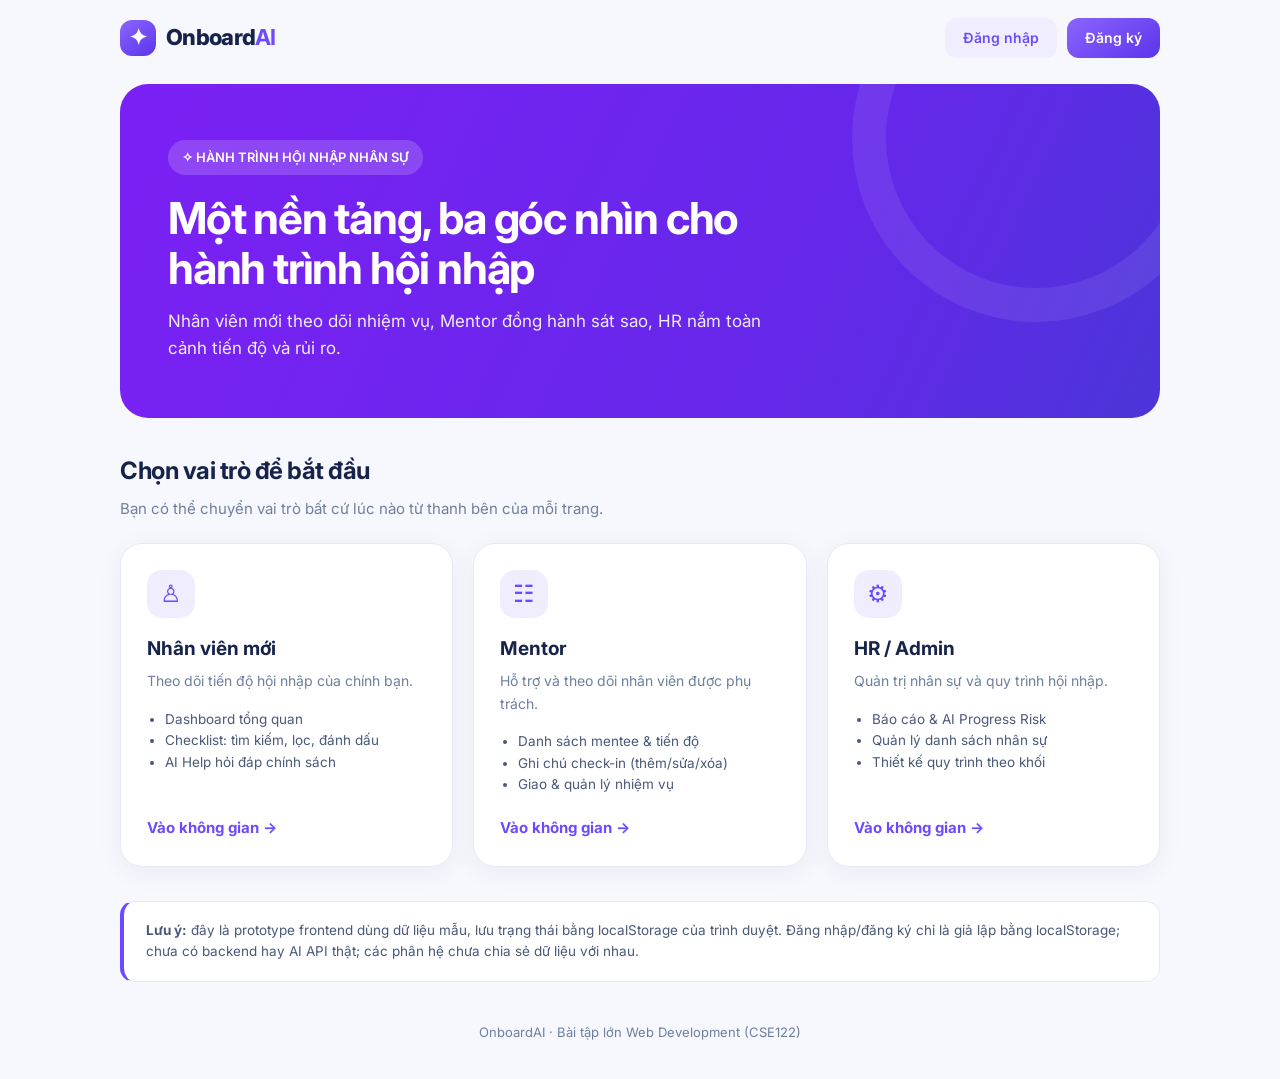
<file: OnboardAI-site/index.html>
<!DOCTYPE html>
<html lang="vi">
<head>
<meta charset="UTF-8">
<meta name="viewport" content="width=device-width, initial-scale=1.0">
<meta name="description" content="OnboardAI - Hệ thống hỗ trợ hội nhập nhân sự thông minh (prototype frontend)">
<title>OnboardAI | Trang chủ</title>
<link rel="preconnect" href="https://fonts.googleapis.com">
<link rel="stylesheet" href="https://fonts.googleapis.com/css2?family=Inter:wght@400;500;600;700;800&display=swap">
<style>
:root{--purple:#6d4aff;--purple-dark:#4c2ad8;--soft:#f0edff;--ink:#17234a;--muted:#6f7e9f;--line:#e7eaf4;--page:#f7f8fd}
*{box-sizing:border-box}
body{margin:0;background:var(--page);color:var(--ink);font:15px/1.6 Inter,Arial,sans-serif}
a{color:inherit;text-decoration:none}
.wrap{max-width:1080px;margin:0 auto;padding:0 20px}
header.top{display:flex;align-items:center;justify-content:space-between;height:76px}
.brand{display:flex;align-items:center;gap:10px;font-size:22px;font-weight:800;letter-spacing:-.7px}
.mark{display:grid;place-items:center;width:36px;height:36px;color:#fff;border-radius:12px;background:linear-gradient(145deg,#8b65ff,#5b35e9)}
.brand b{color:var(--purple)}
.auth-nav{display:flex;align-items:center;gap:10px;font-size:14px;font-weight:600}
.btn-ghost,.btn-fill{padding:9px 18px;border-radius:12px}
.btn-ghost{color:var(--purple);background:var(--soft)}
.btn-fill{color:#fff;background:linear-gradient(145deg,#8b65ff,#5b35e9)}
.auth-nav button{padding:9px 14px;color:var(--muted);background:none;border:1px solid var(--line);border-radius:12px;font:inherit;cursor:pointer}
.hero{position:relative;overflow:hidden;margin:8px 0 34px;padding:56px 48px;color:#fff;border-radius:28px;background:linear-gradient(115deg,#7c20f5,#6428e9 68%,#4b35d9)}
.hero::after{content:"";position:absolute;width:300px;height:300px;top:-130px;right:-60px;border:34px solid rgba(255,255,255,.08);border-radius:50%}
.chip{display:inline-block;padding:7px 14px;margin-bottom:18px;border-radius:30px;background:rgba(255,255,255,.17);font-size:13px;font-weight:600}
.hero h1{position:relative;margin:0 0 14px;max-width:640px;font-size:clamp(28px,4vw,44px);line-height:1.15;letter-spacing:-1.2px}
.hero p{position:relative;margin:0;max-width:600px;color:#f1eaff;font-size:17px}
h2{margin:0 0 6px;font-size:24px;letter-spacing:-.5px}
.sub{margin:0 0 22px;color:var(--muted)}
.cards{display:grid;grid-template-columns:repeat(3,1fr);gap:20px;margin-bottom:34px}
.card{display:flex;flex-direction:column;padding:26px;background:#fff;border:1px solid var(--line);border-radius:22px;box-shadow:0 5px 25px #303e6810;transition:transform .18s,box-shadow .18s,border-color .18s}
.card:hover,.card:focus-visible{transform:translateY(-3px);border-color:#c9bbff;box-shadow:0 12px 32px #6d4aff22;outline:0}
.ico{display:grid;place-items:center;width:48px;height:48px;margin-bottom:16px;color:var(--purple);background:var(--soft);border-radius:15px;font-size:24px}
.card h3{margin:0 0 6px;font-size:19px}
.card p{margin:0 0 16px;color:var(--muted);font-size:14px}
.card ul{margin:0 0 20px;padding-left:18px;color:#4a587a;font-size:13.5px}
.go{margin-top:auto;color:var(--purple);font-weight:700}
.note{margin-bottom:40px;padding:18px 22px;background:#fff;border:1px solid var(--line);border-left:4px solid var(--purple);border-radius:14px;color:#4a587a;font-size:13.5px}
footer{padding:0 0 36px;color:var(--muted);font-size:13px;text-align:center}
@media(max-width:820px){.cards{grid-template-columns:1fr}.hero{padding:38px 26px;border-radius:22px}}
</style>
</head>
<body>
<div class="wrap">
  <header class="top"><a class="brand" href="index.html"><span class="mark">✦</span><span>Onboard<b>AI</b></span></a><nav class="auth-nav" id="auth-nav"><a class="btn-ghost" href="auth/login.html">Đăng nhập</a><a class="btn-fill" href="auth/register.html">Đăng ký</a></nav></header>
  <section class="hero">
    <span class="chip">✧ HÀNH TRÌNH HỘI NHẬP NHÂN SỰ</span>
    <h1>Một nền tảng, ba góc nhìn cho hành trình hội nhập</h1>
    <p>Nhân viên mới theo dõi nhiệm vụ, Mentor đồng hành sát sao, HR nắm toàn cảnh tiến độ và rủi ro.</p>
  </section>
  <h2>Chọn vai trò để bắt đầu</h2>
  <p class="sub">Bạn có thể chuyển vai trò bất cứ lúc nào từ thanh bên của mỗi trang.</p>
  <div class="cards">
    <a class="card" href="newhire/index.html"><div class="ico">♙</div><h3>Nhân viên mới</h3><p>Theo dõi tiến độ hội nhập của chính bạn.</p><ul><li>Dashboard tổng quan</li><li>Checklist: tìm kiếm, lọc, đánh dấu</li><li>AI Help hỏi đáp chính sách</li></ul><span class="go">Vào không gian →</span></a>
    <a class="card" href="mentor/index.html"><div class="ico">☷</div><h3>Mentor</h3><p>Hỗ trợ và theo dõi nhân viên được phụ trách.</p><ul><li>Danh sách mentee &amp; tiến độ</li><li>Ghi chú check-in (thêm/sửa/xóa)</li><li>Giao &amp; quản lý nhiệm vụ</li></ul><span class="go">Vào không gian →</span></a>
    <a class="card" href="hr/index.html"><div class="ico">⚙</div><h3>HR / Admin</h3><p>Quản trị nhân sự và quy trình hội nhập.</p><ul><li>Báo cáo &amp; AI Progress Risk</li><li>Quản lý danh sách nhân sự</li><li>Thiết kế quy trình theo khối</li></ul><span class="go">Vào không gian →</span></a>
  </div>
  <div class="note"><strong>Lưu ý:</strong> đây là prototype frontend dùng dữ liệu mẫu, lưu trạng thái bằng localStorage của trình duyệt. Đăng nhập/đăng ký chỉ là giả lập bằng localStorage; chưa có backend hay AI API thật; các phân hệ chưa chia sẻ dữ liệu với nhau.</div>
  <footer>OnboardAI · Bài tập lớn Web Development (CSE122)</footer>
</div>
<script>
(function(){
  var s=null;try{s=JSON.parse(localStorage.getItem('onboardai_session')||sessionStorage.getItem('onboardai_session'))}catch(e){}
  if(!s)return;
  var map={newhire:'newhire/index.html',mentor:'mentor/index.html',hr:'hr/index.html'};
  var nav=document.getElementById('auth-nav');
  nav.innerHTML='';
  var a=document.createElement('a');a.className='btn-fill';a.href=map[s.role]||'index.html';a.textContent='Xin chào, '+s.name;
  var b=document.createElement('button');b.textContent='Đăng xuất';
  b.onclick=function(){try{localStorage.removeItem('onboardai_session');sessionStorage.removeItem('onboardai_session')}catch(e){}location.reload()};
  nav.appendChild(a);nav.appendChild(b);
})();
</script>
</body>
</html>
</file>
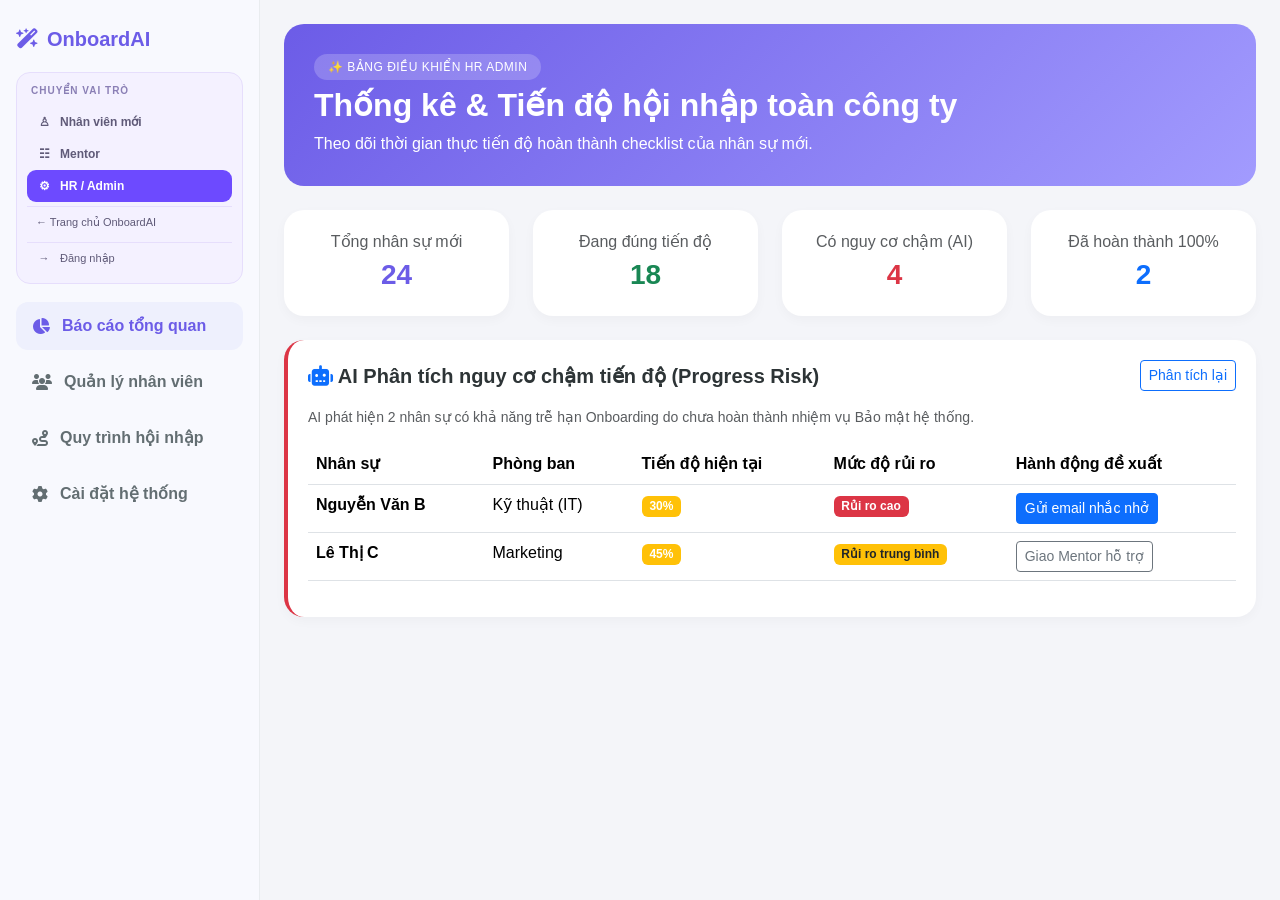
<file: OnboardAI-site/hr/index.html>
<!DOCTYPE html>
<html lang="vi">
<head>
    <meta charset="UTF-8">
    <meta name="viewport" content="width=device-width, initial-scale=1.0">
    <title>OnboardAI | HR Dashboard Báo Cáo</title>
    <link href="https://cdn.jsdelivr.net/npm/bootstrap@5.3.0/dist/css/bootstrap.min.css" rel="stylesheet">
    <link rel="stylesheet" href="https://cdnjs.cloudflare.com/ajax/libs/font-awesome/6.4.0/css/all.min.css">
    
    <link rel="stylesheet" href="css/style.css">
<script src="../shared/role-switcher.js" data-role="hr" defer></script></head>
<body>
    <div class="d-flex">
        <!-- Sidebar Navigation -->
        <div class="sidebar">
            <div class="logo-brand"><i class="fa-solid fa-wand-magic-sparkles"></i> OnboardAI</div>
            <a href="index.html" class="nav-link-custom active"><i class="fa-solid fa-chart-pie"></i> Báo cáo tổng quan</a>
            <a href="employees.html" class="nav-link-custom"><i class="fa-solid fa-users"></i> Quản lý nhân viên</a>
            <a href="journeys.html" class="nav-link-custom"><i class="fa-solid fa-route"></i> Quy trình hội nhập</a>
            <a href="#" class="nav-link-custom" onclick="return false" title="Chưa có trong bản prototype"><i class="fa-solid fa-gear"></i> Cài đặt hệ thống</a>
        </div>

        <!-- Main Content Area -->
        <div class="flex-grow-1 p-4">
            <!-- Welcome Banner Chuẩn Ảnh 3 -->
            <div class="welcome-banner">
                <span class="badge-pill-custom">✨ Bảng điều khiển HR Admin</span>
                <h2 class="mt-2">Thống kê & Tiến độ hội nhập toàn công ty</h2>
                <p class="mb-0">Theo dõi thời gian thực tiến độ hoàn thành checklist của nhân sự mới.</p>
            </div>

            <!-- Stats Overview Card -->
            <div class="row">
                <div class="col-md-3">
                    <div class="card-custom text-center">
                        <span class="text-muted">Tổng nhân sự mới</span>
                        <div class="stat-number">24</div>
                    </div>
                </div>
                <div class="col-md-3">
                    <div class="card-custom text-center">
                        <span class="text-muted">Đang đúng tiến độ</span>
                        <div class="stat-number text-success">18</div>
                    </div>
                </div>
                <div class="col-md-3">
                    <div class="card-custom text-center">
                        <span class="text-muted">Có nguy cơ chậm (AI)</span>
                        <div class="stat-number text-danger">4</div>
                    </div>
                </div>
                <div class="col-md-3">
                    <div class="card-custom text-center">
                        <span class="text-muted">Đã hoàn thành 100%</span>
                        <div class="stat-number text-primary">2</div>
                    </div>
                </div>
            </div>

            <!-- AI Progress Risk Alert Box -->
            <div class="card-custom border-start border-4 border-danger">
                <div class="d-flex justify-content-between align-items-center mb-3">
                    <h5 class="fw-bold mb-0"><i class="fa-solid fa-robot text-primary"></i> AI Phân tích nguy cơ chậm tiến độ (Progress Risk)</h5>
                    <button class="btn btn-sm btn-outline-primary" id="btn-reanalyze">Phân tích lại</button>
                </div>
                <p class="text-muted small">AI phát hiện 2 nhân sự có khả năng trễ hạn Onboarding do chưa hoàn thành nhiệm vụ Bảo mật hệ thống.</p>
                <div class="table-responsive">
                    <table class="table table-hover">
                        <thead>
                            <tr>
                                <th>Nhân sự</th>
                                <th>Phòng ban</th>
                                <th>Tiến độ hiện tại</th>
                                <th>Mức độ rủi ro</th>
                                <th>Hành động đề xuất</th>
                            </tr>
                        </thead>
                        <tbody>
                            <tr>
                                <td><strong>Nguyễn Văn B</strong></td>
                                <td>Kỹ thuật (IT)</td>
                                <td><span class="badge bg-warning">30%</span></td>
                                <td><span class="badge bg-danger">Rủi ro cao</span></td>
                                <td><button class="btn btn-sm btn-primary">Gửi email nhắc nhở</button></td>
                            </tr>
                            <tr>
                                <td><strong>Lê Thị C</strong></td>
                                <td>Marketing</td>
                                <td><span class="badge bg-warning">45%</span></td>
                                <td><span class="badge bg-warning text-dark">Rủi ro trung bình</span></td>
                                <td><button class="btn btn-sm btn-outline-secondary">Giao Mentor hỗ trợ</button></td>
                            </tr>
                        </tbody>
                    </table>
                </div>
            </div>
        </div>
    </div>
    <script src="js/hr-main.js"></script>
</body>
</html>
</file>
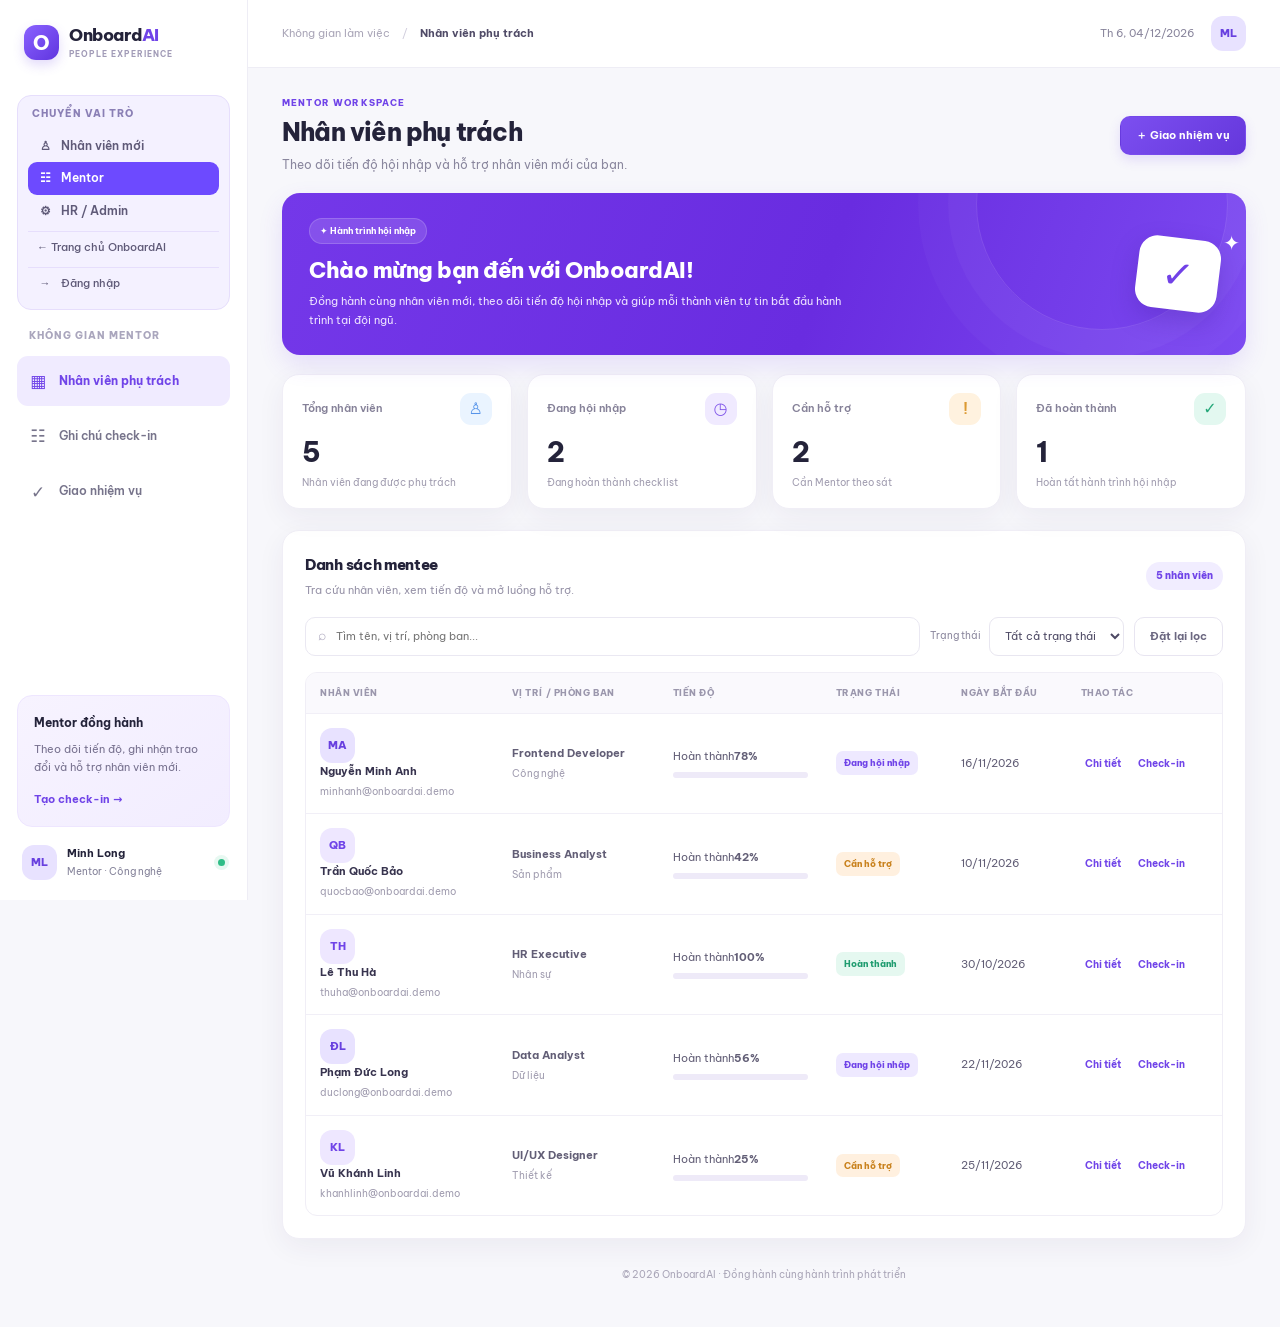
<file: OnboardAI-site/mentor/index.html>
<!DOCTYPE html>
<html lang="vi">
<head>
  <meta charset="UTF-8">
  <meta name="viewport" content="width=device-width, initial-scale=1.0">
  <meta name="description" content="OnboardAI - Không gian làm việc của Mentor và quản lý trực tiếp">
  <title>Mentor Dashboard | OnboardAI</title>
  <link rel="stylesheet" href="css/mentor.css">
  <script src="js/mentor.js" defer></script>
<script src="../shared/role-switcher.js" data-role="mentor" defer></script></head>
<body>
<div class="app-shell">
  <aside class="sidebar" id="sidebar">
    <a class="brand" href="#dashboard" aria-label="OnboardAI trang chủ"><span class="brand-mark">O</span><span>Onboard<span class="brand-ai">AI</span><small>PEOPLE EXPERIENCE</small></span></a>
    <div class="sidebar-label">KHÔNG GIAN MENTOR</div>
    <nav class="side-nav" aria-label="Điều hướng Mentor">
      <a class="nav-link active" href="#mentees" data-view="mentees"><span class="nav-icon">▦</span> Nhân viên phụ trách</a>
      <a class="nav-link" href="#checkins" data-view="checkins"><span class="nav-icon">☷</span> Ghi chú check-in</a>
      <a class="nav-link" href="#tasks" data-view="tasks"><span class="nav-icon">✓</span> Giao nhiệm vụ</a>
    </nav>
    <div class="sidebar-bottom"><div class="help-card"><strong>Mentor đồng hành</strong><p>Theo dõi tiến độ, ghi nhận trao đổi và hỗ trợ nhân viên mới.</p><a href="#checkins" data-view="checkins">Tạo check-in <span>→</span></a></div><div class="profile-mini"><div class="avatar avatar-blue">ML</div><div><strong>Minh Long</strong><small>Mentor · Công nghệ</small></div><span class="online-dot"></span></div></div>
  </aside>
  <main class="main-area">
    <header class="topbar"><button class="mobile-menu" id="mobileMenu" aria-label="Mở điều hướng" aria-expanded="false">☰</button><div class="breadcrumbs">Không gian làm việc <span>/</span> <strong id="breadcrumbTitle">Nhân viên phụ trách</strong></div><div class="topbar-right"><span class="today-label" id="todayLabel"></span><div class="avatar avatar-blue">ML</div></div></header>
    <section class="page-content">
      <section class="view-section" id="view-mentees">
        <div class="page-heading"><div><p class="eyebrow">MENTOR WORKSPACE</p><h1>Nhân viên phụ trách</h1><p class="subtitle">Theo dõi tiến độ hội nhập và hỗ trợ nhân viên mới của bạn.</p></div><button class="btn btn-primary" type="button" data-go="tasks">＋ Giao nhiệm vụ</button></div>
        <section class="welcome-banner" aria-label="Lời chào Mentor"><div class="welcome-copy"><span class="welcome-chip">✦ Hành trình hội nhập</span><h2>Chào mừng bạn đến với OnboardAI!</h2><p>Đồng hành cùng nhân viên mới, theo dõi tiến độ hội nhập và giúp mỗi thành viên tự tin bắt đầu hành trình tại đội ngũ.</p></div><div class="welcome-illustration" aria-hidden="true">✓</div></section>
        <div class="stat-grid" aria-label="Tổng quan tiến độ">
          <article class="stat-card"><div class="stat-top"><span>Tổng nhân viên</span><span class="stat-icon icon-blue">♙</span></div><div class="stat-value" id="statTotal">0</div><div class="stat-foot">Nhân viên đang được phụ trách</div></article>
          <article class="stat-card"><div class="stat-top"><span>Đang hội nhập</span><span class="stat-icon icon-purple">◷</span></div><div class="stat-value" id="statActive">0</div><div class="stat-foot">Đang hoàn thành checklist</div></article>
          <article class="stat-card"><div class="stat-top"><span>Cần hỗ trợ</span><span class="stat-icon icon-orange">!</span></div><div class="stat-value" id="statSupport">0</div><div class="stat-foot">Cần Mentor theo sát</div></article>
          <article class="stat-card"><div class="stat-top"><span>Đã hoàn thành</span><span class="stat-icon icon-green">✓</span></div><div class="stat-value" id="statDone">0</div><div class="stat-foot">Hoàn tất hành trình hội nhập</div></article>
        </div>
        <section class="panel"><div class="panel-header"><div><h2>Danh sách mentee</h2><p>Tra cứu nhân viên, xem tiến độ và mở luồng hỗ trợ.</p></div><span class="count-pill" id="menteeCount">0 nhân viên</span></div>
          <div class="toolbar"><label class="search-box"><span aria-hidden="true">⌕</span><input id="menteeSearch" type="search" placeholder="Tìm tên, vị trí, phòng ban..." aria-label="Tìm nhân viên"></label><label class="filter-label">Trạng thái<select id="statusFilter"><option value="all">Tất cả trạng thái</option><option value="active">Đang hội nhập</option><option value="support">Cần hỗ trợ</option><option value="done">Hoàn thành</option></select></label><button class="btn btn-outline" id="resetFilters" type="button">Đặt lại lọc</button></div>
          <div class="table-wrap" id="menteeTableWrap"><table class="data-table"><thead><tr><th>NHÂN VIÊN</th><th>VỊ TRÍ / PHÒNG BAN</th><th>TIẾN ĐỘ</th><th>TRẠNG THÁI</th><th>NGÀY BẮT ĐẦU</th><th>THAO TÁC</th></tr></thead><tbody id="menteeTableBody"></tbody></table></div><div class="empty-state hidden" id="menteeEmpty"><div class="empty-illustration">⌕</div><strong>Không tìm thấy nhân viên</strong><p>Thử đổi từ khóa hoặc bộ lọc.</p><button class="btn btn-outline" id="clearEmptyFilters" type="button">Xóa bộ lọc</button></div>
        </section>
      </section>
      <section class="view-section hidden" id="view-checkins">
        <div class="page-heading"><div><p class="eyebrow">MENTOR WORKSPACE</p><h1>Ghi chú check-in</h1><p class="subtitle">Ghi nhận nội dung trao đổi, khó khăn và hành động tiếp theo.</p></div><button class="btn btn-primary" id="newCheckinBtn" type="button">＋ Ghi chú mới</button></div>
        <div class="checkin-layout"><section class="panel checkin-form-panel"><div class="panel-header"><div><h2 id="checkinFormTitle">Thông tin buổi check-in</h2><p>Các trường có dấu * là bắt buộc.</p></div></div><form id="checkinForm" novalidate><input type="hidden" id="checkinId"><div class="form-group"><label for="checkinMentee">Nhân viên <span>*</span></label><select id="checkinMentee" required></select><small class="field-error" id="menteeError"></small></div><div class="form-grid two"><div class="form-group"><label for="checkinDate">Ngày check-in <span>*</span></label><input type="date" id="checkinDate" required><small class="field-error" id="dateError"></small></div><div class="form-group"><label for="checkinType">Hình thức</label><select id="checkinType"><option>Trao đổi 1:1</option><option>Đánh giá tuần</option><option>Hỗ trợ khẩn</option><option>Đánh giá thử việc</option></select></div></div><div class="form-group"><label for="checkinSummary">Nội dung trao đổi <span>*</span></label><textarea id="checkinSummary" rows="4" placeholder="Tóm tắt nội dung đã trao đổi..." required></textarea><small class="field-error" id="summaryError"></small></div><div class="form-group"><label for="checkinChallenges">Khó khăn / vướng mắc</label><textarea id="checkinChallenges" rows="3" placeholder="Nhân viên đang cần hỗ trợ gì?"></textarea></div><div class="form-group"><label for="checkinNext">Hành động tiếp theo</label><textarea id="checkinNext" rows="3" placeholder="Việc cần làm, người phụ trách, thời hạn..."></textarea></div><div class="form-actions"><button class="btn btn-primary" type="submit" id="saveCheckinBtn">Lưu ghi chú</button><button class="btn btn-outline" type="reset" id="resetCheckinBtn">Làm mới</button></div></form></section>
        <section class="panel checkin-history-panel"><div class="panel-header"><div><h2>Lịch sử check-in</h2><p id="checkinHistorySubtitle">Các ghi chú gần đây</p></div><span class="count-pill" id="checkinCount">0</span></div><label class="search-box history-search"><span>⌕</span><input id="checkinSearch" type="search" placeholder="Tìm theo nhân viên hoặc nội dung..." aria-label="Tìm ghi chú"></label><div class="history-list" id="checkinHistory"></div></section></div>
      </section>
      <section class="view-section hidden" id="view-tasks">
        <div class="page-heading"><div><p class="eyebrow">MENTOR WORKSPACE</p><h1>Giao nhiệm vụ</h1><p class="subtitle">Phân công đầu việc, theo dõi hạn hoàn thành và cập nhật trạng thái.</p></div><button class="btn btn-primary" id="addTaskBtn" type="button">＋ Tạo nhiệm vụ</button></div>
        <div class="stat-grid task-stat-grid"><article class="stat-card"><div class="stat-top"><span>Tổng nhiệm vụ</span><span class="stat-icon icon-blue">▤</span></div><div class="stat-value" id="taskStatTotal">0</div><div class="stat-foot">Bao gồm nhiệm vụ đã hủy</div></article><article class="stat-card"><div class="stat-top"><span>Chờ thực hiện</span><span class="stat-icon icon-purple">◷</span></div><div class="stat-value" id="taskStatTodo">0</div><div class="stat-foot">Chưa bắt đầu</div></article><article class="stat-card"><div class="stat-top"><span>Đang thực hiện</span><span class="stat-icon icon-orange">↗</span></div><div class="stat-value" id="taskStatDoing">0</div><div class="stat-foot">Đang được xử lý</div></article><article class="stat-card"><div class="stat-top"><span>Hoàn thành</span><span class="stat-icon icon-green">✓</span></div><div class="stat-value" id="taskStatDone">0</div><div class="stat-foot">Đã hoàn tất</div></article></div>
        <section class="panel"><div class="panel-header"><div><h2>Danh sách nhiệm vụ</h2><p>Cập nhật trạng thái ngay trên bảng hoặc chỉnh sửa chi tiết.</p></div><span class="count-pill" id="taskCount">0 nhiệm vụ</span></div><div class="toolbar task-toolbar"><label class="search-box"><span>⌕</span><input id="taskSearch" type="search" placeholder="Tìm tên nhiệm vụ hoặc nhân viên..." aria-label="Tìm nhiệm vụ"></label><label class="filter-label">Trạng thái<select id="taskStatusFilter"><option value="all">Tất cả</option><option value="todo">Chờ thực hiện</option><option value="doing">Đang thực hiện</option><option value="done">Hoàn thành</option><option value="cancelled">Đã hủy</option></select></label><label class="filter-label">Ưu tiên<select id="taskPriorityFilter"><option value="all">Tất cả</option><option value="high">Cao</option><option value="medium">Trung bình</option><option value="low">Thấp</option></select></label><button class="btn btn-outline" id="clearTaskFilters" type="button">Đặt lại</button></div><div class="table-wrap" id="taskTableWrap"><table class="data-table task-table"><thead><tr><th>NHIỆM VỤ</th><th>NGƯỜI PHỤ TRÁCH</th><th>HẠN HOÀN THÀNH</th><th>ƯU TIÊN</th><th>TRẠNG THÁI</th><th>THAO TÁC</th></tr></thead><tbody id="taskTableBody"></tbody></table></div><div class="empty-state hidden" id="taskEmpty"><strong>Không có nhiệm vụ phù hợp</strong><p>Hãy đổi bộ lọc hoặc tạo nhiệm vụ mới.</p></div></section>
      </section>
      <footer class="page-footer">© 2026 OnboardAI · Đồng hành cùng hành trình phát triển</footer>
    </section>
  </main>
</div>
<dialog class="modal" id="menteeModal" aria-labelledby="menteeModalTitle"><div class="modal-head"><div><p class="eyebrow">HỒ SƠ NHÂN VIÊN</p><h2 id="menteeModalTitle">Chi tiết mentee</h2></div><button class="icon-button" data-close-modal aria-label="Đóng">×</button></div><div id="menteeDetail" class="detail-content"></div><div class="modal-actions"><button class="btn btn-outline" type="button" data-go="checkins" id="detailCheckinLink">Tạo check-in</button><button class="btn btn-primary" type="button" data-go="tasks" id="detailTaskLink">Giao nhiệm vụ</button></div></dialog>
<dialog class="modal task-modal" id="taskModal" aria-labelledby="taskModalTitle"><form id="taskForm" novalidate><div class="modal-head"><div><p class="eyebrow">QUẢN LÝ CÔNG VIỆC</p><h2 id="taskModalTitle">Tạo nhiệm vụ mới</h2></div><button class="icon-button" type="button" data-close-modal aria-label="Đóng">×</button></div><input type="hidden" id="taskId"><div class="form-group"><label for="taskTitle">Tên nhiệm vụ <span>*</span></label><input id="taskTitle" maxlength="120" required placeholder="Ví dụ: Hoàn thành đào tạo bảo mật"><small class="field-error" id="taskTitleError"></small></div><div class="form-group"><label for="taskAssignee">Giao cho <span>*</span></label><select id="taskAssignee" required></select><small class="field-error" id="taskAssigneeError"></small></div><div class="form-group"><label for="taskDescription">Mô tả</label><textarea id="taskDescription" rows="3" placeholder="Mục tiêu và tiêu chí hoàn thành..."></textarea></div><div class="form-grid two"><div class="form-group"><label for="taskDueDate">Hạn hoàn thành <span>*</span></label><input type="date" id="taskDueDate" required><small class="field-error" id="taskDueDateError"></small></div><div class="form-group"><label for="taskPriority">Mức ưu tiên</label><select id="taskPriority"><option value="medium">Trung bình</option><option value="high">Cao</option><option value="low">Thấp</option></select></div></div><div class="form-group"><label for="taskStatus">Trạng thái</label><select id="taskStatus"><option value="todo">Chờ thực hiện</option><option value="doing">Đang thực hiện</option><option value="done">Hoàn thành</option></select></div><div class="modal-actions"><button class="btn btn-outline" type="button" data-close-modal>Đóng</button><button class="btn btn-primary" type="submit">Lưu nhiệm vụ</button></div></form></dialog>
<dialog class="modal confirm-modal" id="deleteTaskDialog"><div class="modal-head"><div><p class="eyebrow">XÁC NHẬN</p><h2>Hủy nhiệm vụ này?</h2></div><button class="icon-button" type="button" data-close-modal aria-label="Đóng">×</button></div><div class="detail-content"><p>Nhiệm vụ sẽ được chuyển sang trạng thái “Đã hủy” và vẫn lưu trong lịch sử.</p></div><div class="modal-actions"><button class="btn btn-outline" type="button" data-close-modal>Không hủy</button><button class="btn btn-danger" type="button" id="confirmCancelTask">Xác nhận hủy</button></div></dialog>
<div class="toast-region" id="toastRegion" aria-live="polite"></div>
</body>
</html>
</file>
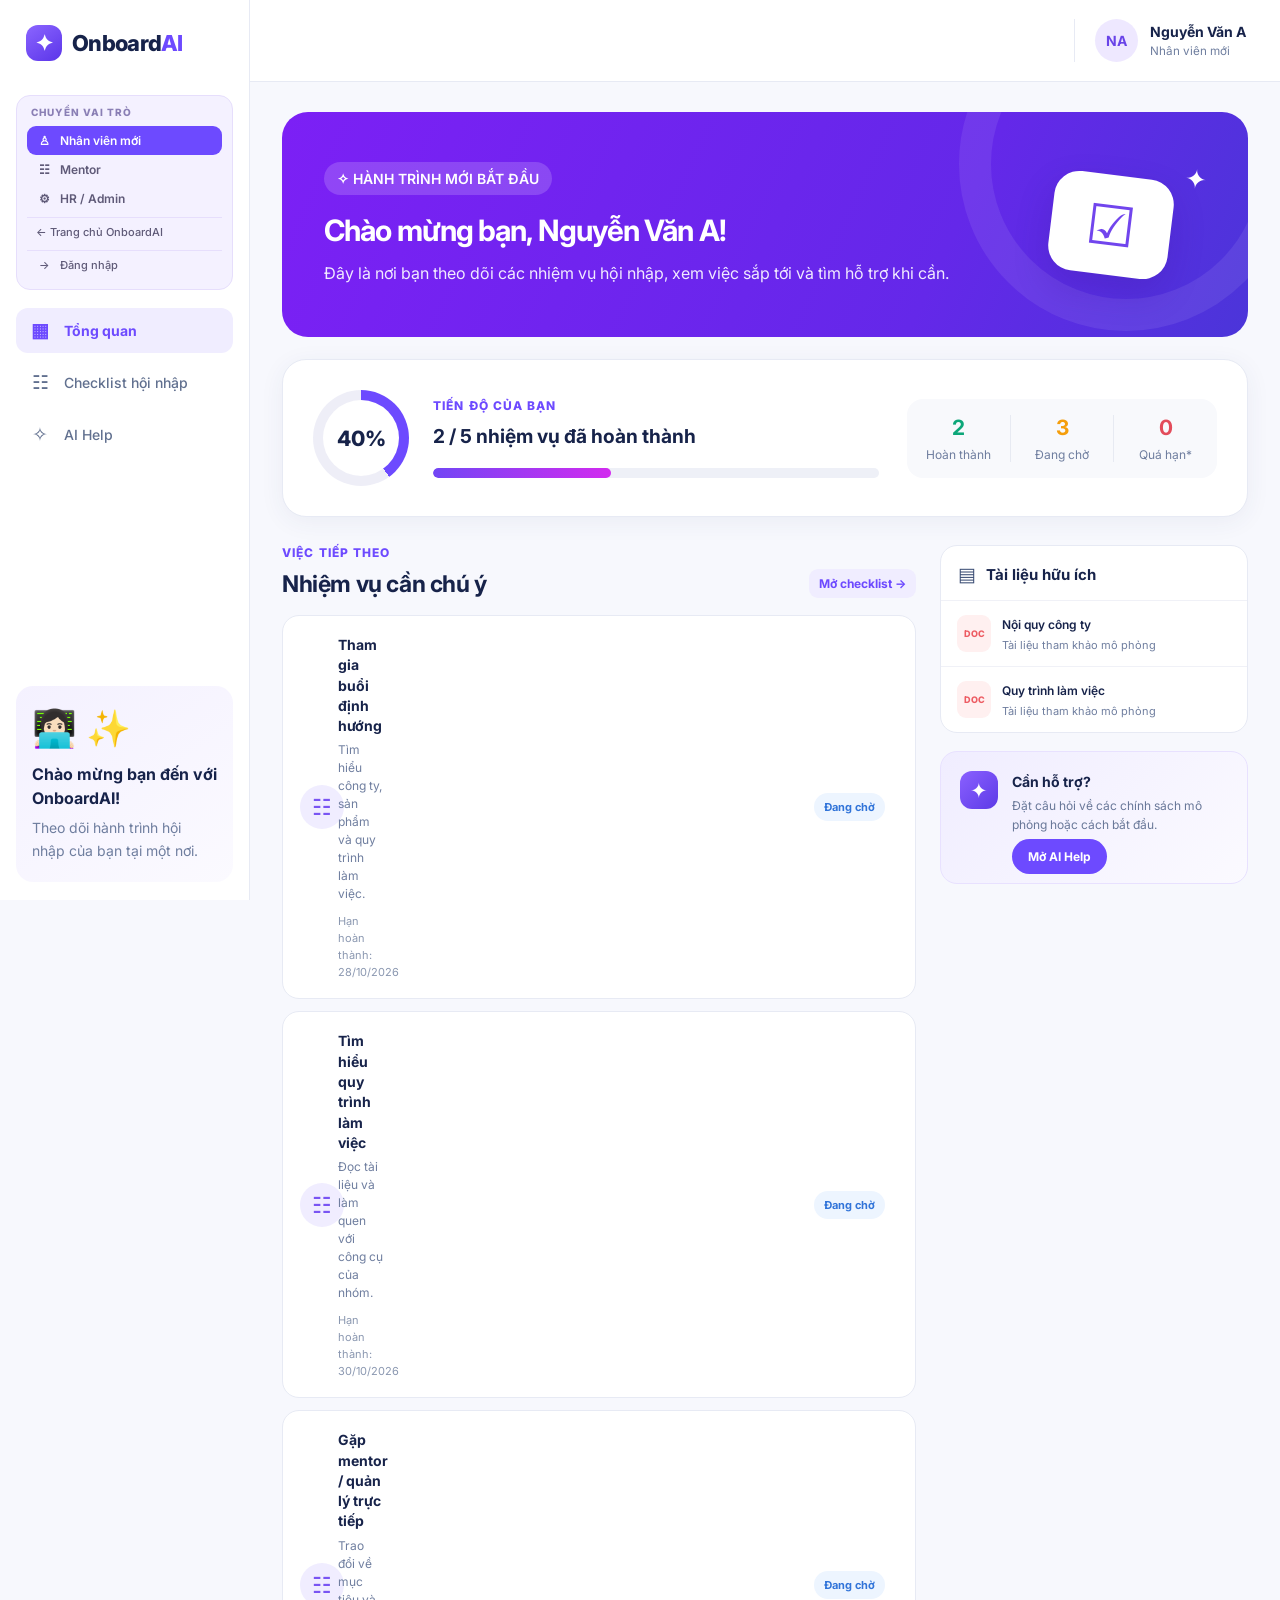
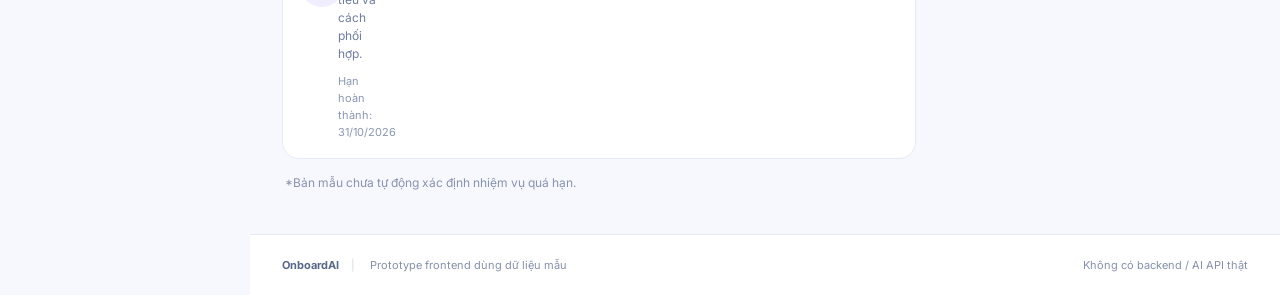
<file: OnboardAI-site/newhire/index.html>
<!DOCTYPE html>
<html lang="vi"><head><meta charset="UTF-8"><meta name="viewport" content="width=device-width, initial-scale=1.0"><meta name="description" content="Dashboard hành trình hội nhập nhân sự mới - OnboardAI"><title>OnboardAI | Tổng quan</title><link rel="stylesheet" href="css/style.css"><script src="js/dashboard.js" defer></script><script src="../shared/role-switcher.js" data-role="newhire" defer></script></head>
<body><div class="app-shell"><aside class="sidebar" id="sidebar"><a class="brand" href="index.html"><span class="brand-mark">✦</span><span>Onboard<span class="brand-ai">AI</span></span></a><nav aria-label="Điều hướng chính"><a class="nav-link active" href="index.html"><span>▦</span> Tổng quan</a><a class="nav-link" href="checklist.html"><span>☷</span> Checklist hội nhập</a><a class="nav-link" href="ai-help.html"><span>✧</span> AI Help</a></nav><div class="sidebar-note"><div class="mini-illustration">👩🏻‍💻 ✨</div><h3>Chào mừng bạn đến với OnboardAI!</h3><p>Theo dõi hành trình hội nhập của bạn tại một nơi.</p></div></aside>
<main class="main-content"><header class="topbar"><button class="icon-button menu-button" id="menuButton" aria-label="Mở hoặc đóng menu" aria-expanded="false">☰</button><div class="mobile-brand">Onboard<span class="brand-ai">AI</span></div><div class="topbar-spacer"></div><div class="profile"><div class="avatar">NA</div><div><strong>Nguyễn Văn A</strong><small>Nhân viên mới</small></div></div></header>
<section class="welcome-banner"><div class="welcome-copy"><span class="eyebrow">✧ HÀNH TRÌNH MỚI BẮT ĐẦU</span><h1>Chào mừng bạn, Nguyễn Văn A!</h1><p>Đây là nơi bạn theo dõi các nhiệm vụ hội nhập, xem việc sắp tới và tìm hỗ trợ khi cần.</p></div><div class="welcome-art" aria-hidden="true">☑<span>✦</span></div></section>
<section class="progress-card"><div class="progress-main"><div class="progress-ring" id="progressRing"><span id="progressPercent">0%</span></div><div class="progress-copy"><p class="section-kicker">TIẾN ĐỘ CỦA BẠN</p><h2><span id="completedCount">0</span> / <span id="totalCount">0</span> nhiệm vụ đã hoàn thành</h2><div class="progress-track" role="progressbar" aria-label="Tiến độ hội nhập" aria-valuemin="0" aria-valuemax="100" aria-valuenow="0" id="progressBar"><div class="progress-fill" id="progressFill"></div></div></div></div><div class="stats"><div class="stat"><strong class="green" id="doneStat">0</strong><span>Hoàn thành</span></div><div class="stat"><strong class="orange" id="pendingStat">0</strong><span>Đang chờ</span></div><div class="stat"><strong class="red">0</strong><span>Quá hạn*</span></div></div></section>
<div class="content-grid"><section class="tasks-section"><div class="tasks-heading"><div><p class="section-kicker">VIỆC TIẾP THEO</p><h2>Nhiệm vụ cần chú ý</h2></div><a class="task-total" href="checklist.html">Mở checklist →</a></div><div id="upcomingList" class="task-list"></div><p class="helper-text">*Bản mẫu chưa tự động xác định nhiệm vụ quá hạn.</p></section><aside class="right-column"><section class="side-card"><div class="side-card-heading"><span class="side-icon">▤</span><h2>Tài liệu hữu ích</h2></div><div class="document-item"><span class="pdf-icon">DOC</span><div><strong>Nội quy công ty</strong><small>Tài liệu tham khảo mô phỏng</small></div></div><div class="document-item"><span class="pdf-icon">DOC</span><div><strong>Quy trình làm việc</strong><small>Tài liệu tham khảo mô phỏng</small></div></div></section><section class="ai-card"><div class="ai-avatar">✦</div><div><h2>Cần hỗ trợ?</h2><p>Đặt câu hỏi về các chính sách mô phỏng hoặc cách bắt đầu.</p><a class="primary-button" href="ai-help.html">Mở AI Help</a></div></section></aside></div><footer class="footer"><span><strong>OnboardAI</strong><span class="footer-divider">|</span> Prototype frontend dùng dữ liệu mẫu</span><span>Không có backend / AI API thật</span></footer></main></div></body></html>
</file>
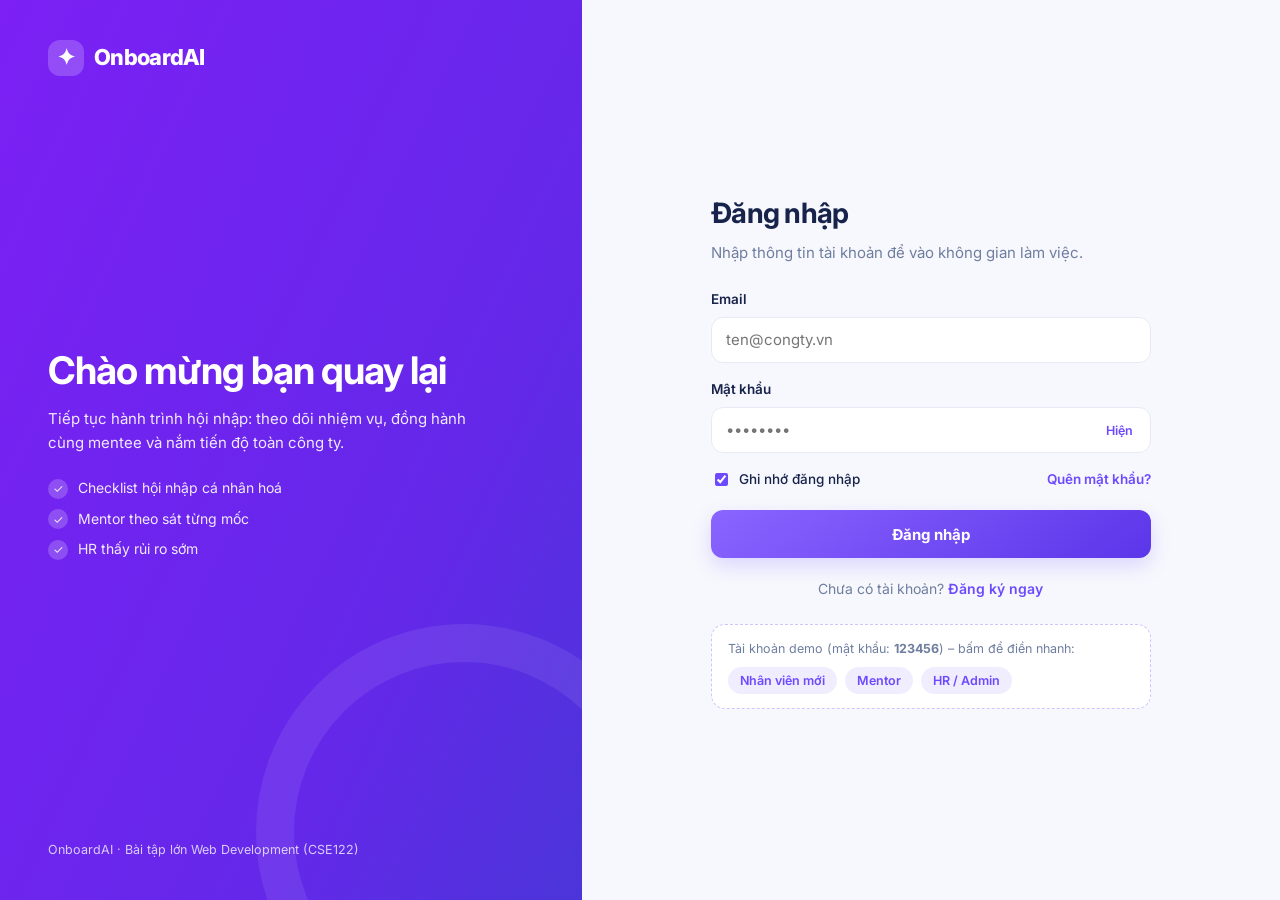
<file: OnboardAI-site/auth/login.html>
<!DOCTYPE html>
<html lang="vi">
<head>
<meta charset="UTF-8">
<meta name="viewport" content="width=device-width, initial-scale=1.0">
<title>OnboardAI | Đăng nhập</title>
<link rel="preconnect" href="https://fonts.googleapis.com">
<link rel="stylesheet" href="https://fonts.googleapis.com/css2?family=Inter:wght@400;500;600;700;800&display=swap">
<link rel="stylesheet" href="auth.css">
</head>
<body>
<div class="auth">
  <aside class="auth-side">
    <a class="brand" href="../index.html"><span class="mark">✦</span><span>OnboardAI</span></a>
    <div>
      <h1>Chào mừng bạn quay lại</h1>
      <p>Tiếp tục hành trình hội nhập: theo dõi nhiệm vụ, đồng hành cùng mentee và nắm tiến độ toàn công ty.</p>
      <ul><li>Checklist hội nhập cá nhân hoá</li><li>Mentor theo sát từng mốc</li><li>HR thấy rủi ro sớm</li></ul>
    </div>
    <small>OnboardAI · Bài tập lớn Web Development (CSE122)</small>
  </aside>
  <main class="auth-main">
    <div class="panel">
      <h2>Đăng nhập</h2>
      <p class="sub">Nhập thông tin tài khoản để vào không gian làm việc.</p>
      <div id="banner" class="alert" role="alert" aria-live="polite" hidden></div>
      <form id="login-form" novalidate>
        <div class="field" id="email-field">
          <label for="email">Email</label>
          <input type="email" id="email" autocomplete="email" placeholder="ten@congty.vn">
          <p class="err" id="email-err" aria-live="polite"></p>
        </div>
        <div class="field" id="password-field">
          <label for="password">Mật khẩu</label>
          <div class="pw"><input type="password" id="password" autocomplete="current-password" placeholder="••••••••"><button type="button" aria-pressed="false">Hiện</button></div>
          <p class="err" id="password-err" aria-live="polite"></p>
        </div>
        <div class="row">
          <label class="check"><input type="checkbox" id="remember" checked> Ghi nhớ đăng nhập</label>
          <a href="#" onclick="alert('Prototype chưa có chức năng khôi phục mật khẩu.');return false">Quên mật khẩu?</a>
        </div>
        <button class="btn" id="submit" type="submit">Đăng nhập</button>
      </form>
      <p class="alt">Chưa có tài khoản? <a href="register.html">Đăng ký ngay</a></p>
      <div class="demo">
        <p>Tài khoản demo (mật khẩu: <b>123456</b>) – bấm để điền nhanh:</p>
        <div>
          <button type="button" data-demo="newhire@onboardai.vn">Nhân viên mới</button>
          <button type="button" data-demo="mentor@onboardai.vn">Mentor</button>
          <button type="button" data-demo="hr@onboardai.vn">HR / Admin</button>
        </div>
      </div>
    </div>
  </main>
</div>
<script src="auth.js"></script>
</body>
</html>
</file>
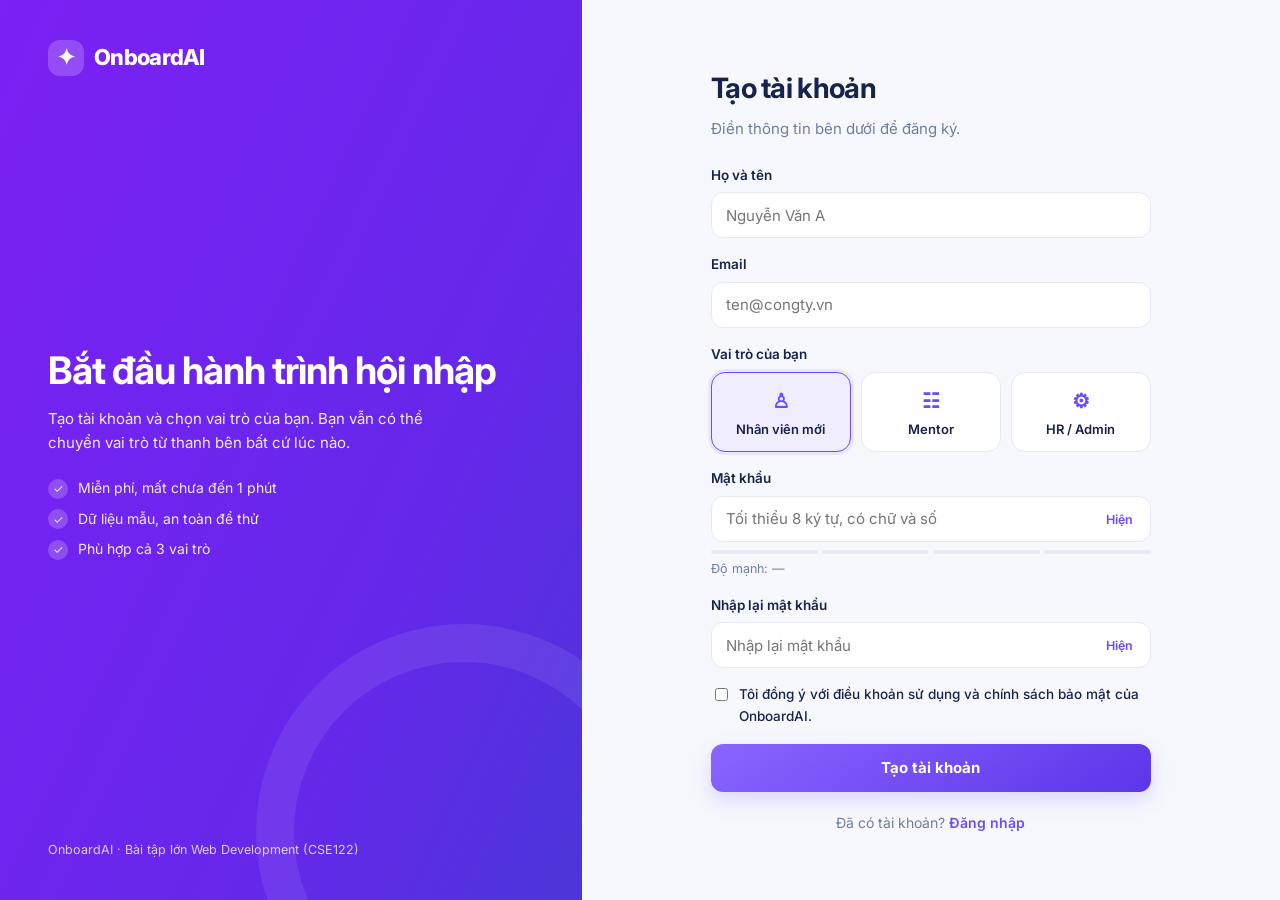
<file: OnboardAI-site/auth/register.html>
<!DOCTYPE html>
<html lang="vi">
<head>
<meta charset="UTF-8">
<meta name="viewport" content="width=device-width, initial-scale=1.0">
<title>OnboardAI | Đăng ký</title>
<link rel="preconnect" href="https://fonts.googleapis.com">
<link rel="stylesheet" href="https://fonts.googleapis.com/css2?family=Inter:wght@400;500;600;700;800&display=swap">
<link rel="stylesheet" href="auth.css">
</head>
<body>
<div class="auth">
  <aside class="auth-side">
    <a class="brand" href="../index.html"><span class="mark">✦</span><span>OnboardAI</span></a>
    <div>
      <h1>Bắt đầu hành trình hội nhập</h1>
      <p>Tạo tài khoản và chọn vai trò của bạn. Bạn vẫn có thể chuyển vai trò từ thanh bên bất cứ lúc nào.</p>
      <ul><li>Miễn phí, mất chưa đến 1 phút</li><li>Dữ liệu mẫu, an toàn để thử</li><li>Phù hợp cả 3 vai trò</li></ul>
    </div>
    <small>OnboardAI · Bài tập lớn Web Development (CSE122)</small>
  </aside>
  <main class="auth-main">
    <div class="panel">
      <h2>Tạo tài khoản</h2>
      <p class="sub">Điền thông tin bên dưới để đăng ký.</p>
      <div id="banner" class="alert" role="alert" aria-live="polite" hidden></div>
      <form id="register-form" novalidate>
        <div class="field" id="name-field">
          <label for="name">Họ và tên</label>
          <input type="text" id="name" autocomplete="name" placeholder="Nguyễn Văn A">
          <p class="err" id="name-err" aria-live="polite"></p>
        </div>
        <div class="field" id="email-field">
          <label for="email">Email</label>
          <input type="email" id="email" autocomplete="email" placeholder="ten@congty.vn">
          <p class="err" id="email-err" aria-live="polite"></p>
        </div>
        <div class="field" id="role-field">
          <span class="lbl" id="role-lbl">Vai trò của bạn</span>
          <div class="roles" role="radiogroup" aria-labelledby="role-lbl">
            <div><input type="radio" name="role" id="r-newhire" value="newhire" checked><label for="r-newhire"><span>♙</span>Nhân viên mới</label></div>
            <div><input type="radio" name="role" id="r-mentor" value="mentor"><label for="r-mentor"><span>☷</span>Mentor</label></div>
            <div><input type="radio" name="role" id="r-hr" value="hr"><label for="r-hr"><span>⚙</span>HR / Admin</label></div>
          </div>
          <p class="err" id="role-err" aria-live="polite"></p>
        </div>
        <div class="field" id="password-field">
          <label for="password">Mật khẩu</label>
          <div class="pw"><input type="password" id="password" autocomplete="new-password" placeholder="Tối thiểu 8 ký tự, có chữ và số"><button type="button" aria-pressed="false">Hiện</button></div>
          <div class="meter" id="meter" data-s="0"><i></i><i></i><i></i><i></i></div>
          <p class="hint">Độ mạnh: <span id="meter-text">—</span></p>
          <p class="err" id="password-err" aria-live="polite"></p>
        </div>
        <div class="field" id="confirm-field">
          <label for="confirm">Nhập lại mật khẩu</label>
          <div class="pw"><input type="password" id="confirm" autocomplete="new-password" placeholder="Nhập lại mật khẩu"><button type="button" aria-pressed="false">Hiện</button></div>
          <p class="err" id="confirm-err" aria-live="polite"></p>
        </div>
        <div class="field" id="agree-field">
          <label class="check"><input type="checkbox" id="agree"> <span>Tôi đồng ý với điều khoản sử dụng và chính sách bảo mật của OnboardAI.</span></label>
          <p class="err" id="agree-err" aria-live="polite"></p>
        </div>
        <button class="btn" id="submit" type="submit">Tạo tài khoản</button>
      </form>
      <p class="alt">Đã có tài khoản? <a href="login.html">Đăng nhập</a></p>
    </div>
  </main>
</div>
<script src="auth.js"></script>
</body>
</html>
</file>
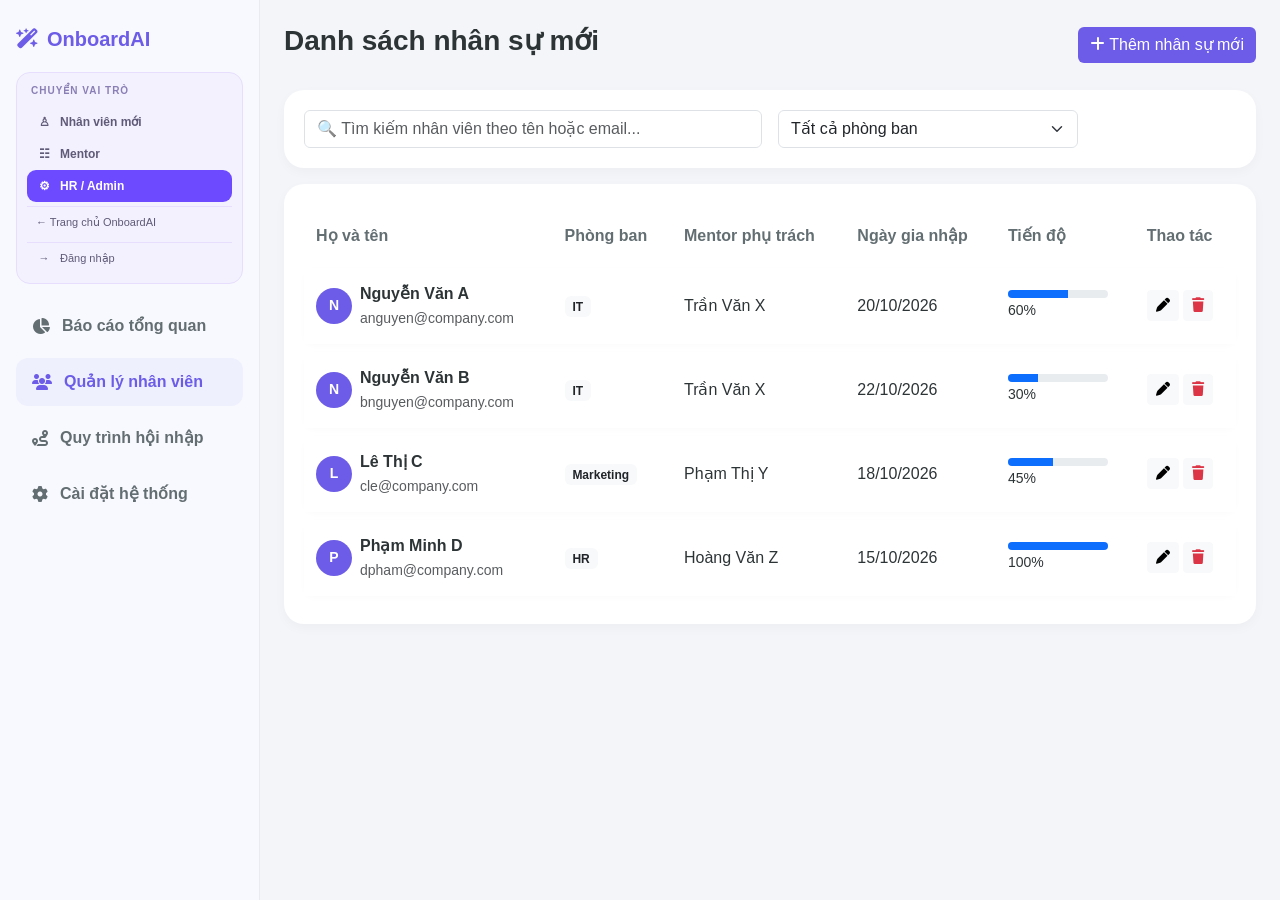
<file: OnboardAI-site/hr/employees.html>
<!DOCTYPE html>
<html lang="vi">
<head>
    <meta charset="UTF-8">
    <title>OnboardAI | Quản lý Nhân sự</title>
    <link href="https://cdn.jsdelivr.net/npm/bootstrap@5.3.0/dist/css/bootstrap.min.css" rel="stylesheet">
    <link rel="stylesheet" href="https://cdnjs.cloudflare.com/ajax/libs/font-awesome/6.4.0/css/all.min.css">
    
    <link rel="stylesheet" href="css/style.css">
<script src="../shared/role-switcher.js" data-role="hr" defer></script></head>
<body>
    <div class="d-flex">
        <!-- Sidebar Navigation -->
        <div class="sidebar">
            <div class="logo-brand"><i class="fa-solid fa-wand-magic-sparkles"></i> OnboardAI</div>
            <a href="index.html" class="nav-link-custom"><i class="fa-solid fa-chart-pie"></i> Báo cáo tổng quan</a>
            <a href="employees.html" class="nav-link-custom active"><i class="fa-solid fa-users"></i> Quản lý nhân viên</a>
            <a href="journeys.html" class="nav-link-custom"><i class="fa-solid fa-route"></i> Quy trình hội nhập</a>
            <a href="#" class="nav-link-custom" onclick="return false" title="Chưa có trong bản prototype"><i class="fa-solid fa-gear"></i> Cài đặt hệ thống</a>
        </div>

        <!-- Main Content Area -->
        <div class="flex-grow-1 p-4">
            <div class="d-flex justify-content-between align-items-center mb-4">
                <h3 class="fw-bold">Danh sách nhân sự mới</h3>
                <button class="btn btn-primary" style="background-color: var(--primary); border:none;"><i class="fa-solid fa-plus"></i> Thêm nhân sự mới</button>
            </div>

            <!-- Filter Card -->
            <div class="card-custom mb-3">
                <div class="row g-3">
                    <div class="col-md-6">
                        <input type="text" id="search-input" class="form-control" placeholder="🔍 Tìm kiếm nhân viên theo tên hoặc email...">
                    </div>
                    <div class="col-md-4">
                        <select id="dept-filter" class="form-select">
                            <option value="">Tất cả phòng ban</option>
                            <option value="IT">Kỹ thuật (IT)</option>
                            <option value="HR">Nhân sự (HR)</option>
                            <option value="Marketing">Marketing</option>
                        </select>
                    </div>
                </div>
            </div>

            <!-- Employee List Table -->
            <div class="card-custom">
                <table class="table-custom">
                    <thead>
                        <tr>
                            <th>Họ và tên</th>
                            <th>Phòng ban</th>
                            <th>Mentor phụ trách</th>
                            <th>Ngày gia nhập</th>
                            <th>Tiến độ</th>
                            <th>Thao tác</th>
                        </tr>
                    </thead>
                    <tbody id="employee-table-body">
                    </tbody>
                </table>
            </div>
        </div>
    </div>

    <dialog id="employee-dialog" class="ob-dialog" aria-labelledby="employee-dialog-title">
        <form id="employee-form" method="dialog" novalidate>
            <h4 id="employee-dialog-title">Chỉnh sửa nhân sự</h4>
            <p class="text-muted small mb-3">Các trường có dấu * là bắt buộc.</p>
            <div class="row g-3">
                <div class="col-12"><label class="form-label" for="f-name">Họ và tên *</label><input class="form-control" id="f-name" maxlength="80"></div>
                <div class="col-12"><label class="form-label" for="f-email">Email *</label><input class="form-control" id="f-email" type="email" maxlength="120"></div>
                <div class="col-md-6"><label class="form-label" for="f-dept">Phòng ban *</label>
                    <select class="form-select" id="f-dept"><option value="IT">Kỹ thuật (IT)</option><option value="HR">Nhân sự (HR)</option><option value="Marketing">Marketing</option></select></div>
                <div class="col-md-6"><label class="form-label" for="f-mentor">Mentor phụ trách *</label><input class="form-control" id="f-mentor" maxlength="80"></div>
                <div class="col-md-6"><label class="form-label" for="f-join">Ngày gia nhập *</label><input class="form-control" id="f-join" type="date"></div>
                <div class="col-md-6"><label class="form-label" for="f-progress">Tiến độ (%) *</label><input class="form-control" id="f-progress" type="number" min="0" max="100" step="1"></div>
            </div>
            <div class="err" id="employee-error" role="alert"></div>
            <div class="d-flex justify-content-end gap-2 mt-3">
                <button type="button" class="btn btn-light" id="employee-cancel">Hủy</button>
                <button type="submit" class="btn btn-primary" id="employee-save">Lưu thay đổi</button>
            </div>
        </form>
    </dialog>
    <script src="js/hr-main.js"></script>
</body>
</html>
</file>
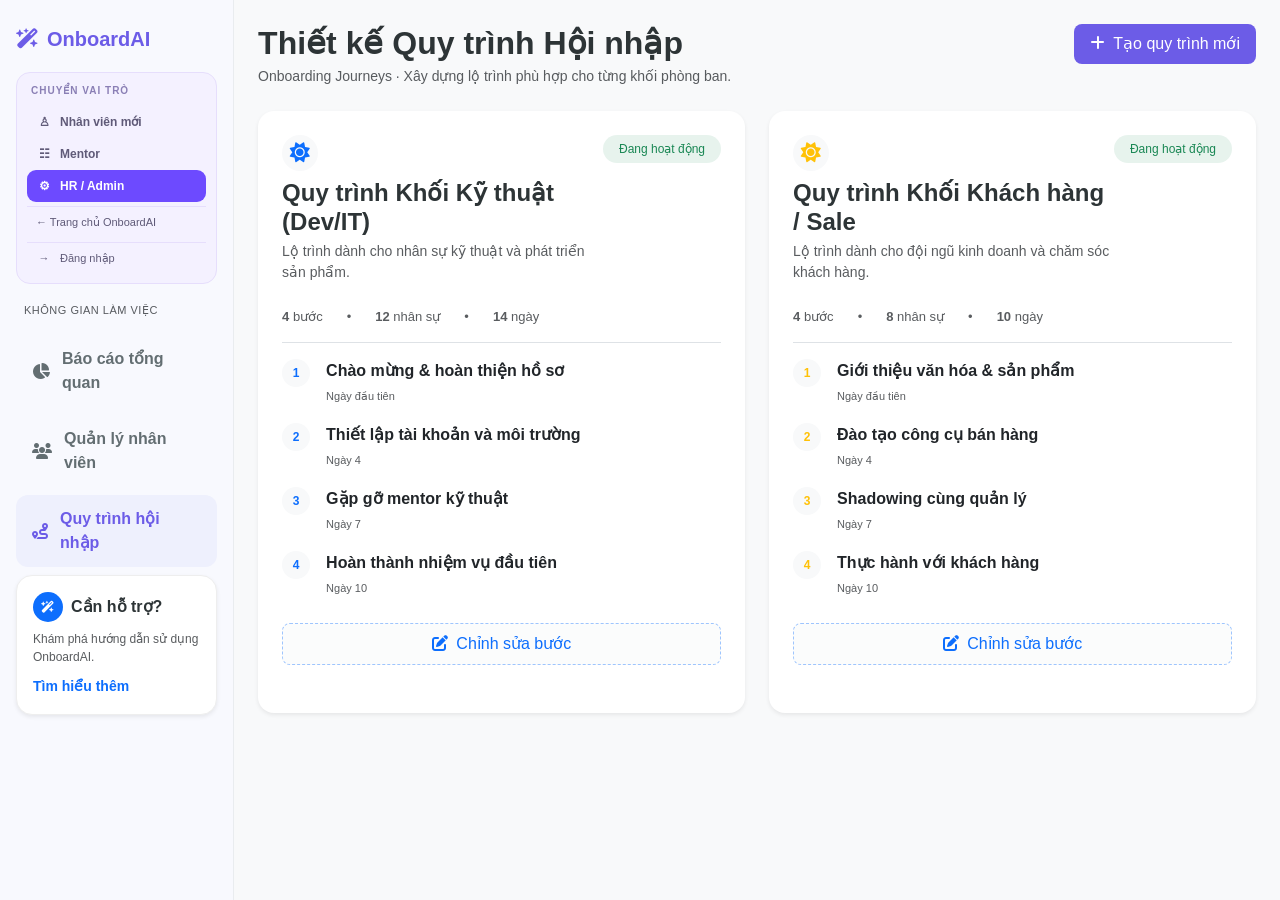
<file: OnboardAI-site/hr/journeys.html>
<!DOCTYPE html>
<html lang="vi">
<head>
    <meta charset="UTF-8">
    <meta name="viewport" content="width=device-width, initial-scale=1.0">
    <title>OnboardAI | Quy trình Hội nhập</title>
    <link href="https://cdn.jsdelivr.net/npm/bootstrap@5.3.0/dist/css/bootstrap.min.css" rel="stylesheet">
    <link rel="stylesheet" href="https://cdnjs.cloudflare.com/ajax/libs/font-awesome/6.4.0/css/all.min.css">
    <link rel="stylesheet" href="css/style.css">
<script src="../shared/role-switcher.js" data-role="hr" defer></script></head>
<body>
    <div class="d-flex">
        <!-- Sidebar Navigation -->
        <div class="sidebar">
            <div class="logo-brand"><i class="fa-solid fa-wand-magic-sparkles"></i> OnboardAI</div>
            <div class="text-muted small mb-3 px-2 text-uppercase" style="font-size: 11px; letter-spacing: 0.5px;">Không gian làm việc</div>
            <a href="index.html" class="nav-link-custom"><i class="fa-solid fa-chart-pie"></i> Báo cáo tổng quan</a>
            <a href="employees.html" class="nav-link-custom"><i class="fa-solid fa-users"></i> Quản lý nhân viên</a>
            <a href="journeys.html" class="nav-link-custom active"><i class="fa-solid fa-route"></i> Quy trình hội nhập</a>
            
            <!-- Box Hỗ trợ ở dưới sidebar -->
            <div class="mt-auto p-3 bg-white rounded-4 shadow-sm mt-5" style="border: 1px solid #eee;">
                <div class="d-flex align-items-center gap-2 mb-2">
                    <div class="bg-primary text-white rounded-circle p-2 d-flex align-items-center justify-content-center" style="width: 30px; height: 30px; font-size: 12px;">
                        <i class="fa-solid fa-wand-magic-sparkles"></i>
                    </div>
                    <strong>Cần hỗ trợ?</strong>
                </div>
                <p class="text-muted small mb-2" style="font-size: 12px;">Khám phá hướng dẫn sử dụng OnboardAI.</p>
                <a href="#" class="text-primary small fw-bold text-decoration-none">Tìm hiểu thêm</a>
            </div>
        </div>

        <!-- Main Content Area -->
        <div class="flex-grow-1 p-4 bg-light">
            <!-- Header Tiêu đề -->
            <div class="d-flex justify-content-between align-items-start mb-4">
                <div>
                    <h2 class="fw-bold mb-1">Thiết kế Quy trình Hội nhập</h2>
                    <p class="text-muted mb-0 small">Onboarding Journeys · Xây dựng lộ trình phù hợp cho từng khối phòng ban.</p>
                </div>
                <button class="btn btn-primary px-3 py-2 rounded-3" style="background-color: var(--primary); border:none;"><i class="fa-solid fa-plus me-1"></i> Tạo quy trình mới</button>
            </div>

            <!-- List of Journeys (2 Card lớn song song) -->
            <div class="row g-4" id="journey-list"></div>
        </div>
    </div>
    <dialog id="journey-dialog" class="ob-dialog" aria-labelledby="journey-dialog-title" style="width:min(640px,calc(100% - 24px))">
        <form id="journey-form" method="dialog" novalidate>
            <h4 id="journey-dialog-title">Chỉnh sửa bước</h4>
            <p class="text-muted small mb-3" id="journey-dialog-sub"></p>
            <div class="row g-3 mb-3">
                <div class="col-md-8"><label class="form-label" for="j-title">Tên quy trình *</label><input class="form-control" id="j-title" maxlength="80"></div>
                <div class="col-md-4"><label class="form-label" for="j-days">Tổng số ngày *</label><input class="form-control" id="j-days" type="number" min="1" max="365"></div>
            </div>
            <div class="d-flex justify-content-between align-items-center mb-2"><span class="form-label mb-0">Các bước (tên bước · ngày thực hiện)</span>
                <button type="button" class="btn btn-sm btn-outline-primary" id="j-add"><i class="fa-solid fa-plus"></i> Thêm bước</button></div>
            <div id="j-steps"></div>
            <div class="err" id="journey-error" role="alert"></div>
            <div class="d-flex justify-content-between gap-2 mt-3">
                <button type="button" class="btn btn-link text-muted p-0" id="j-reset">Khôi phục mặc định</button>
                <div class="d-flex gap-2"><button type="button" class="btn btn-light" id="j-cancel">Hủy</button><button type="submit" class="btn btn-primary">Lưu thay đổi</button></div>
            </div>
        </form>
    </dialog>
    <script src="js/hr-journeys.js"></script>
    <script src="js/hr-main.js"></script>
</body>
</html>
</file>
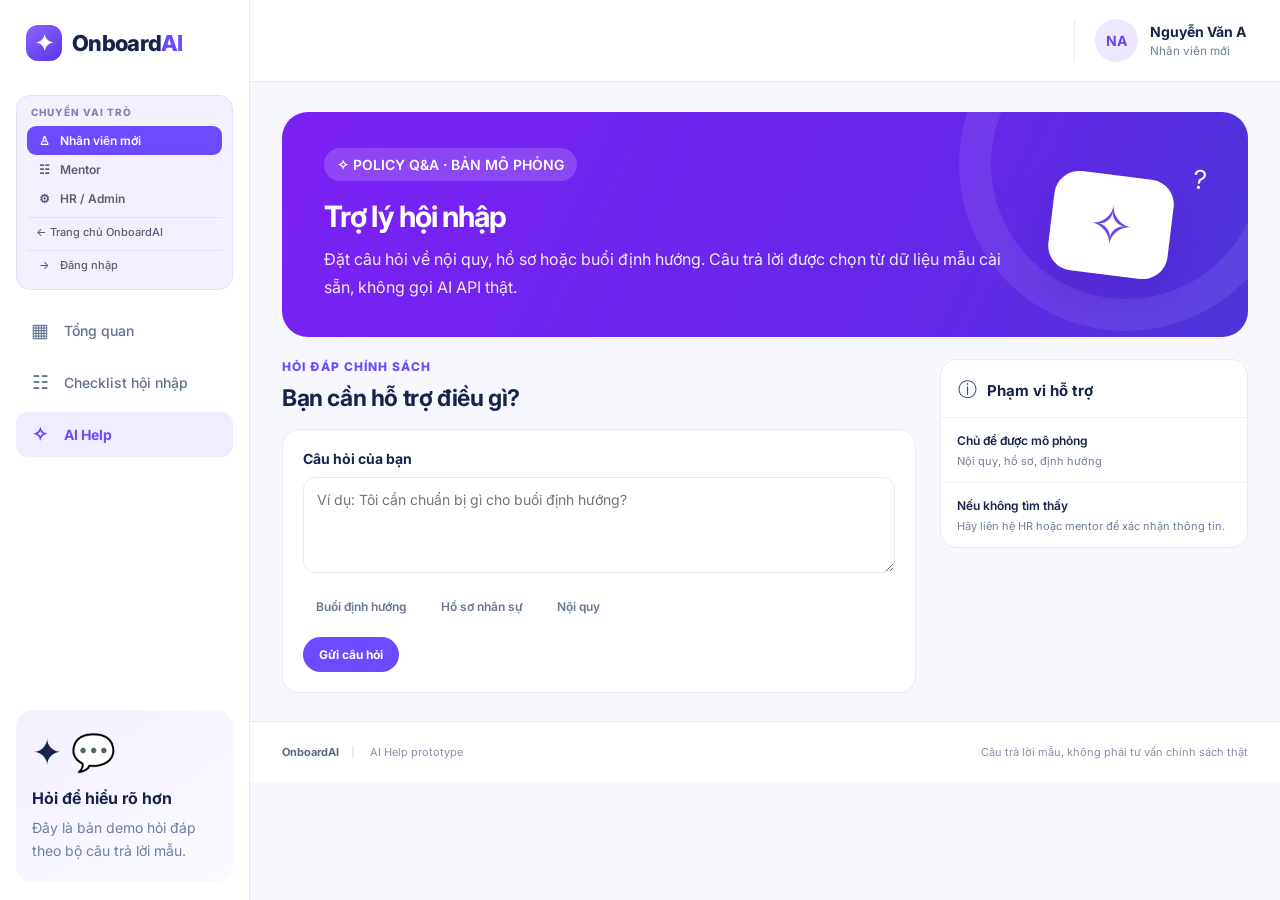
<file: OnboardAI-site/newhire/ai-help.html>
<!DOCTYPE html><html lang="vi"><head><meta charset="UTF-8"><meta name="viewport" content="width=device-width, initial-scale=1.0"><meta name="description" content="Trợ lý hỏi đáp chính sách mô phỏng - OnboardAI"><title>OnboardAI | AI Help</title><link rel="stylesheet" href="css/style.css"><script src="js/ai-help.js" defer></script><script src="../shared/role-switcher.js" data-role="newhire" defer></script></head><body><div class="app-shell"><aside class="sidebar" id="sidebar"><a class="brand" href="index.html"><span class="brand-mark">✦</span><span>Onboard<span class="brand-ai">AI</span></span></a><nav aria-label="Điều hướng chính"><a class="nav-link" href="index.html"><span>▦</span> Tổng quan</a><a class="nav-link" href="checklist.html"><span>☷</span> Checklist hội nhập</a><a class="nav-link active" href="ai-help.html"><span>✧</span> AI Help</a></nav><div class="sidebar-note"><div class="mini-illustration">✦ 💬</div><h3>Hỏi để hiểu rõ hơn</h3><p>Đây là bản demo hỏi đáp theo bộ câu trả lời mẫu.</p></div></aside><main class="main-content"><header class="topbar"><button class="icon-button menu-button" id="menuButton" aria-label="Mở hoặc đóng menu" aria-expanded="false">☰</button><div class="mobile-brand">Onboard<span class="brand-ai">AI</span></div><div class="topbar-spacer"></div><div class="profile"><div class="avatar">NA</div><div><strong>Nguyễn Văn A</strong><small>Nhân viên mới</small></div></div></header><section class="welcome-banner"><div class="welcome-copy"><span class="eyebrow">✧ POLICY Q&A · BẢN MÔ PHỎNG</span><h1>Trợ lý hội nhập</h1><p>Đặt câu hỏi về nội quy, hồ sơ hoặc buổi định hướng. Câu trả lời được chọn từ dữ liệu mẫu cài sẵn, không gọi AI API thật.</p></div><div class="welcome-art" aria-hidden="true">✧<span>?</span></div></section><div class="content-grid"><section class="tasks-section"><div class="tasks-heading"><div><p class="section-kicker">HỎI ĐÁP CHÍNH SÁCH</p><h2>Bạn cần hỗ trợ điều gì?</h2></div></div><form id="questionForm" class="side-card" style="padding:20px"><label for="questionInput" style="display:block;font-weight:700;margin-bottom:10px">Câu hỏi của bạn</label><textarea id="questionInput" rows="4" required maxlength="300" placeholder="Ví dụ: Tôi cần chuẩn bị gì cho buổi định hướng?" style="width:100%;padding:13px;border:1px solid var(--border);border-radius:12px;resize:vertical;font:inherit"></textarea><div style="display:flex;flex-wrap:wrap;gap:8px;margin:12px 0"><button class="filter-tab" type="button" data-question="Tôi cần chuẩn bị gì cho buổi định hướng?">Buổi định hướng</button><button class="filter-tab" type="button" data-question="Tôi cần hoàn thiện hồ sơ nhân sự thế nào?">Hồ sơ nhân sự</button><button class="filter-tab" type="button" data-question="Tôi tìm nội quy công ty ở đâu?">Nội quy</button></div><button class="primary-button" type="submit">Gửi câu hỏi</button><p id="loadingMessage" class="helper-text" hidden>Đang tìm trong bộ câu trả lời mẫu...</p><div id="answerBox" class="ai-response" style="margin-top:16px" hidden aria-live="polite"></div></form></section><aside class="right-column"><section class="side-card"><div class="side-card-heading"><span class="side-icon">ⓘ</span><h2>Phạm vi hỗ trợ</h2></div><div class="reminder-item"><div><strong>Chủ đề được mô phỏng</strong><small>Nội quy, hồ sơ, định hướng</small></div></div><div class="reminder-item"><div><strong>Nếu không tìm thấy</strong><small>Hãy liên hệ HR hoặc mentor để xác nhận thông tin.</small></div></div></section></aside></div><footer class="footer"><span><strong>OnboardAI</strong><span class="footer-divider">|</span> AI Help prototype</span><span>Câu trả lời mẫu, không phải tư vấn chính sách thật</span></footer></main></div></body></html>
</file>
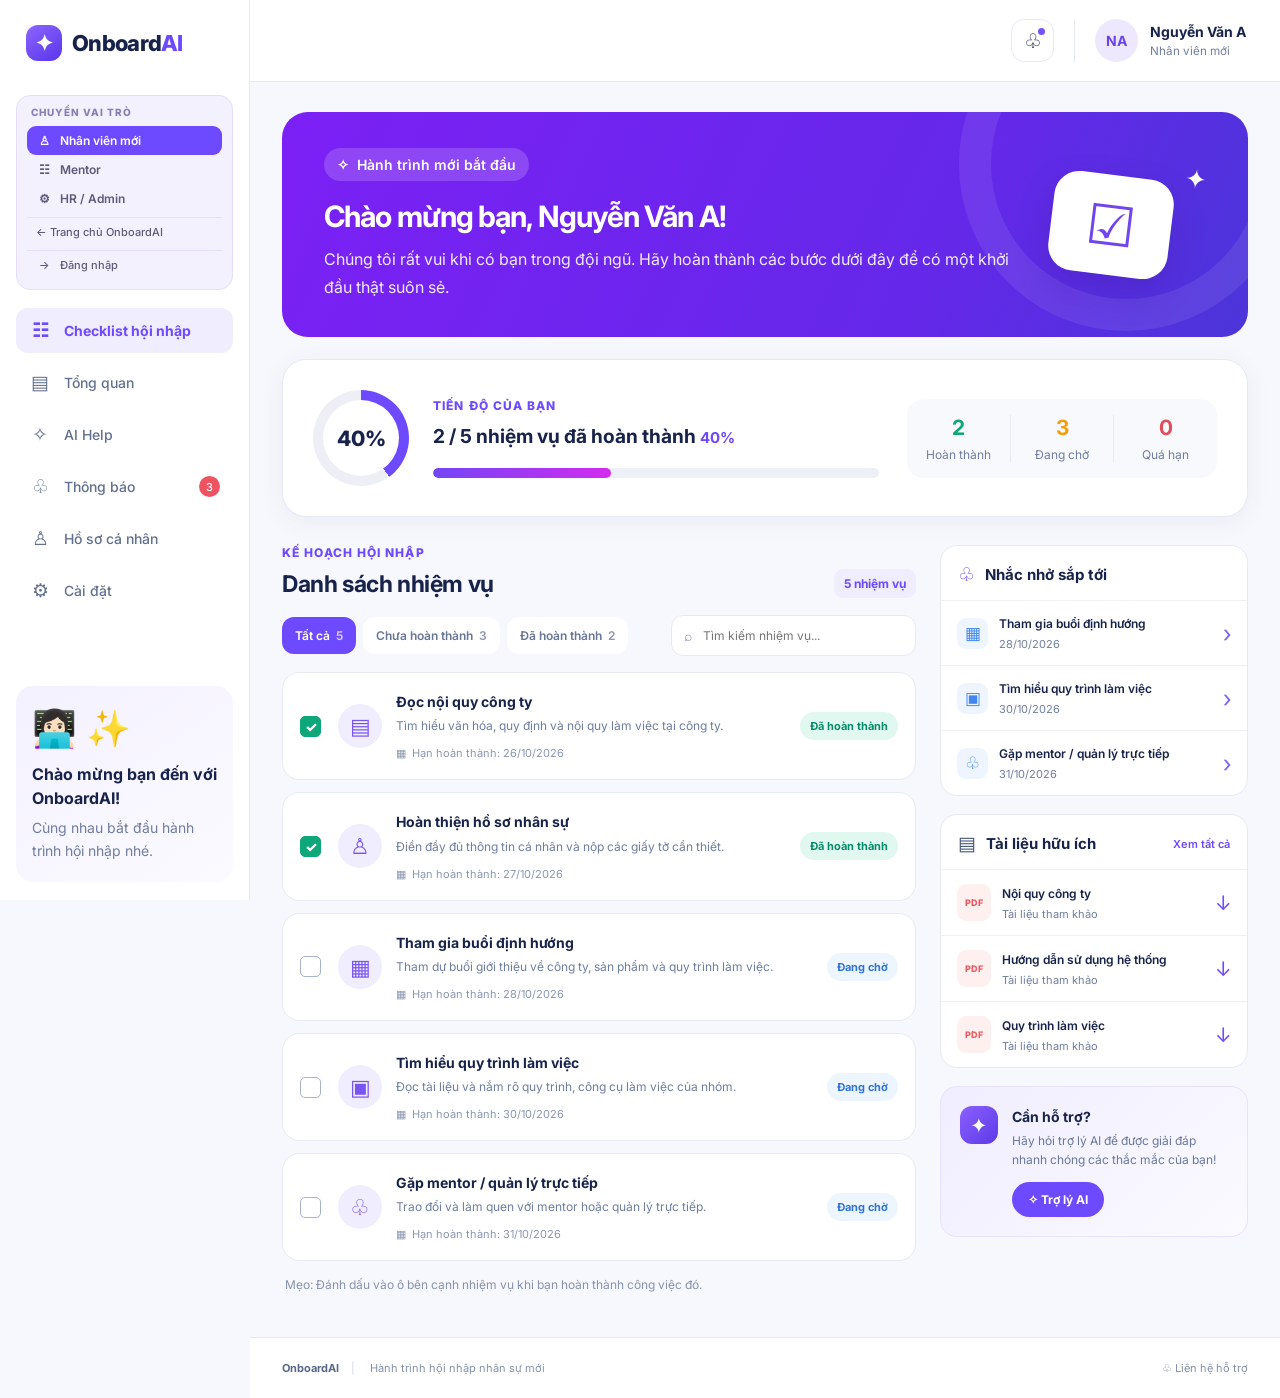
<file: OnboardAI-site/newhire/checklist.html>
<!DOCTYPE html>
<html lang="vi">
<head>
  <meta charset="UTF-8">
  <meta name="viewport" content="width=device-width, initial-scale=1.0">
  <meta name="description" content="Checklist hội nhập nhân sự mới - OnboardAI">
  <title>OnboardAI | Checklist hội nhập</title>
  <link rel="stylesheet" href="css/style.css">
  <script src="js/main.js" defer></script>
<script src="../shared/role-switcher.js" data-role="newhire" defer></script></head>
<body>
  <div class="app-shell">
    <aside class="sidebar" id="sidebar">
      <a class="brand" href="#" aria-label="OnboardAI trang chủ">
        <span class="brand-mark">✦</span><span>Onboard<span class="brand-ai">AI</span></span>
      </a>
      <nav aria-label="Điều hướng chính">
        <a class="nav-link active" href="checklist.html"><span>☷</span> Checklist hội nhập</a>
        <a class="nav-link" href="index.html"><span>▤</span> Tổng quan</a>
        <a class="nav-link" href="ai-help.html"><span>✧</span> AI Help</a>
        <a class="nav-link" href="#reminders"><span>♧</span> Thông báo <span class="notification-count">3</span></a>
        <a class="nav-link" href="#profile"><span>♙</span> Hồ sơ cá nhân</a>
        <a class="nav-link" href="#settings"><span>⚙</span> Cài đặt</a>
      </nav>
      <div class="sidebar-note">
        <div class="mini-illustration">👩🏻‍💻 ✨</div>
        <h3>Chào mừng bạn đến với OnboardAI!</h3>
        <p>Cùng nhau bắt đầu hành trình hội nhập nhé.</p>
      </div>
    </aside>

    <main class="main-content" id="checklist">
      <header class="topbar">
        <button class="icon-button menu-button" id="menuButton" aria-label="Mở hoặc đóng menu" aria-expanded="false">☰</button>
        <div class="mobile-brand">Onboard<span class="brand-ai">AI</span></div>
        <div class="topbar-spacer"></div>
        <button class="icon-button notification-button" aria-label="Thông báo">♧<span></span></button>
        <div class="profile" id="profile">
          <div class="avatar">NA</div>
          <div><strong>Nguyễn Văn A</strong><small>Nhân viên mới</small></div>
        </div>
      </header>

      <section class="welcome-banner" aria-labelledby="welcomeTitle">
        <div class="welcome-copy">
          <span class="eyebrow"><span>✧</span> Hành trình mới bắt đầu</span>
          <h1 id="welcomeTitle">Chào mừng bạn, Nguyễn Văn A!</h1>
          <p>Chúng tôi rất vui khi có bạn trong đội ngũ. Hãy hoàn thành các bước dưới đây để có một khởi đầu thật suôn sẻ.</p>
        </div>
        <div class="welcome-art" aria-hidden="true">☑<span>✦</span></div>
      </section>

      <section class="progress-card" aria-labelledby="progressTitle">
        <div class="progress-main">
          <div class="progress-ring" id="progressRing" aria-label="Tiến độ 40 phần trăm">
            <span id="progressPercent">40%</span>
          </div>
          <div class="progress-copy">
            <p class="section-kicker">TIẾN ĐỘ CỦA BẠN</p>
            <h2 id="progressTitle"><span id="completedCount">2</span> / <span id="totalCount">5</span> nhiệm vụ đã hoàn thành <span class="inline-percent" id="inlinePercent">40%</span></h2>
            <div class="progress-track" role="progressbar" aria-label="Tiến độ hội nhập" aria-valuemin="0" aria-valuemax="100" aria-valuenow="40" id="progressBar">
              <div class="progress-fill" id="progressFill"></div>
            </div>
          </div>
        </div>
        <div class="stats">
          <div class="stat"><strong class="green" id="doneStat">2</strong><span>Hoàn thành</span></div>
          <div class="stat"><strong class="orange" id="pendingStat">3</strong><span>Đang chờ</span></div>
          <div class="stat"><strong class="red" id="overdueStat">0</strong><span>Quá hạn</span></div>
        </div>
      </section>

      <div class="content-grid">
        <section class="tasks-section" aria-labelledby="tasksTitle">
          <div class="tasks-heading">
            <div>
              <p class="section-kicker">KẾ HOẠCH HỘI NHẬP</p>
              <h2 id="tasksTitle">Danh sách nhiệm vụ</h2>
            </div>
            <span class="task-total" id="taskTotalLabel">5 nhiệm vụ</span>
          </div>

          <div class="task-controls">
            <div class="filter-tabs" role="group" aria-label="Lọc nhiệm vụ">
              <button class="filter-tab active" data-filter="all" aria-pressed="true">Tất cả <span id="allTabCount">5</span></button>
              <button class="filter-tab" data-filter="pending" aria-pressed="false">Chưa hoàn thành <span id="pendingTabCount">3</span></button>
              <button class="filter-tab" data-filter="completed" aria-pressed="false">Đã hoàn thành <span id="completedTabCount">2</span></button>
            </div>
            <label class="search-box">
              <span aria-hidden="true">⌕</span>
              <span class="sr-only">Tìm kiếm nhiệm vụ</span>
              <input id="searchInput" type="search" placeholder="Tìm kiếm nhiệm vụ..." autocomplete="off">
            </label>
          </div>

          <div class="task-list" id="taskList" aria-live="polite"></div>
          <p class="empty-state" id="emptyState" hidden>Không tìm thấy nhiệm vụ phù hợp.</p>
          <p class="helper-text">Mẹo: Đánh dấu vào ô bên cạnh nhiệm vụ khi bạn hoàn thành công việc đó.</p>
        </section>

        <aside class="right-column">
          <section class="side-card" id="reminders">
            <div class="side-card-heading"><span class="side-icon purple-icon">♧</span><h2>Nhắc nhở sắp tới</h2></div>
            <div class="reminder-item"><span class="reminder-icon blue-icon">▦</span><div><strong>Tham gia buổi định hướng</strong><small>28/10/2026</small></div><span class="chevron">›</span></div>
            <div class="reminder-item"><span class="reminder-icon blue-icon">▣</span><div><strong>Tìm hiểu quy trình làm việc</strong><small>30/10/2026</small></div><span class="chevron">›</span></div>
            <div class="reminder-item"><span class="reminder-icon blue-icon">♧</span><div><strong>Gặp mentor / quản lý trực tiếp</strong><small>31/10/2026</small></div><span class="chevron">›</span></div>
          </section>

          <section class="side-card" id="documents">
            <div class="side-card-heading"><span class="side-icon">▤</span><h2>Tài liệu hữu ích</h2><a href="#documents">Xem tất cả</a></div>
            <div class="document-item"><span class="pdf-icon">PDF</span><div><strong>Nội quy công ty</strong><small>Tài liệu tham khảo</small></div><span class="download-icon">↓</span></div>
            <div class="document-item"><span class="pdf-icon">PDF</span><div><strong>Hướng dẫn sử dụng hệ thống</strong><small>Tài liệu tham khảo</small></div><span class="download-icon">↓</span></div>
            <div class="document-item"><span class="pdf-icon">PDF</span><div><strong>Quy trình làm việc</strong><small>Tài liệu tham khảo</small></div><span class="download-icon">↓</span></div>
          </section>

          <section class="ai-card" id="ai-help">
            <div class="ai-avatar">✦</div><div><h2>Cần hỗ trợ?</h2><p>Hãy hỏi trợ lý AI để được giải đáp nhanh chóng các thắc mắc của bạn!</p><button class="primary-button" id="aiHelpButton">✧ Trợ lý AI</button></div>
            <p class="ai-response" id="aiResponse" hidden>Đây là bản minh họa. Hãy liên hệ HR hoặc mentor nếu bạn cần hỗ trợ cụ thể.</p>
          </section>
        </aside>
      </div>

      <footer class="footer">
        <span><strong>OnboardAI</strong><span class="footer-divider">|</span> Hành trình hội nhập nhân sự mới</span>
        <a href="mailto:hr@example.com">♧ Liên hệ hỗ trợ</a>
      </footer>
    </main>
  </div>
</body>
</html>
</file>
<file: OnboardAI-site/hr/css/style.css>
:root {
    --primary: #6c5ce7;
    --primary-gradient: linear-gradient(135deg, #6c5ce7 0%, #a29bfe 100%);
    --bg-light: #f4f5f9;
    --sidebar-bg: #f8f9fe;
    --card-bg: #ffffff;
    --text-dark: #2d3436;
    --text-muted: #636e72;
    --border-radius: 20px;
}

body {
    font-family: 'Segoe UI', Tahoma, Geneva, Verdana, sans-serif;
    background-color: var(--bg-light);
    color: var(--text-dark);
    margin: 0;
    padding: 0;
}

/* Sidebar Styling */
.sidebar {
    width: 260px;
    background-color: var(--sidebar-bg);
    min-height: 100vh;
    padding: 24px 16px;
    border-right: 1px solid #e9ecef;
}

.logo-brand {
    font-weight: 700;
    font-size: 20px;
    color: var(--primary);
    display: flex;
    align-items: center;
    gap: 8px;
    margin-bottom: 30px;
}

.nav-link-custom {
    display: flex;
    align-items: center;
    gap: 12px;
    padding: 12px 16px;
    color: var(--text-muted);
    text-decoration: none;
    font-weight: 600;
    border-radius: 12px;
    margin-bottom: 8px;
    transition: all 0.3s ease;
}

.nav-link-custom:hover, .nav-link-custom.active {
    background-color: #eef0fd;
    color: var(--primary);
}

/* Hero Banner Style - Chuẩn Ảnh 3 */
.welcome-banner {
    background: var(--primary-gradient);
    color: #fff;
    border-radius: var(--border-radius);
    padding: 30px;
    position: relative;
    overflow: hidden;
    margin-bottom: 24px;
}

.welcome-banner h2 {
    font-weight: 700;
    margin-bottom: 8px;
}

.badge-pill-custom {
    background: rgba(255, 255, 255, 0.2);
    padding: 6px 14px;
    border-radius: 20px;
    font-size: 12px;
    text-transform: uppercase;
    letter-spacing: 0.5px;
}

/* Card Style */
.card-custom {
    background: var(--card-bg);
    border-radius: var(--border-radius);
    border: none;
    box-shadow: 0 4px 12px rgba(0, 0, 0, 0.03);
    padding: 20px;
    margin-bottom: 24px;
}

.stat-number {
    font-size: 28px;
    font-weight: 700;
    color: var(--primary);
}

/* Table Style */
.table-custom {
    width: 100%;
    border-collapse: separate;
    border-spacing: 0 8px;
}

.table-custom th {
    color: var(--text-muted);
    font-weight: 600;
    border: none;
    padding: 12px;
}

.table-custom tbody tr {
    background: #fff;
    box-shadow: 0 2px 6px rgba(0, 0, 0, 0.02);
    border-radius: 10px;
}

.table-custom td {
    padding: 14px 12px;
    vertical-align: middle;
    border: none;
}

.avatar-circle {
    width: 36px;
    height: 36px;
    border-radius: 50%;
    background-color: var(--primary);
    color: white;
    display: inline-flex;
    align-items: center;
    justify-content: center;
    font-weight: bold;
    font-size: 14px;
}
.logo-brand { margin-bottom: 18px; }
@media (max-width: 820px) {
    body > .d-flex { flex-direction: column; }
    .sidebar { width: 100%; min-height: auto; border-right: 0; border-bottom: 1px solid #e9ecef; }
}
.flex-grow-1 { min-width: 0; }
.card-custom { overflow-x: auto; }

/* Hộp thoại sửa (dùng <dialog> gốc, không cần Bootstrap JS) */
.ob-dialog { border: 0; border-radius: 20px; padding: 24px; width: min(560px, calc(100% - 24px)); max-height: 90vh; overflow: auto; box-shadow: 0 25px 90px #1b12364d; color: var(--text-dark); }
.ob-dialog::backdrop { background: #24164a70; backdrop-filter: blur(3px); }
.ob-dialog h4 { margin: 0 0 4px; font-weight: 700; }
.ob-dialog .form-label { font-weight: 600; font-size: 13px; margin-bottom: 4px; }
.ob-dialog .err { color: #d84f66; font-size: 12px; min-height: 16px; margin-top: 6px; }
.ob-dialog .btn-primary { background-color: var(--primary); border: none; }
.step-row { display: grid; grid-template-columns: 1fr 84px auto; gap: 8px; align-items: center; margin-bottom: 8px; }
.step-row .btn { padding: 4px 8px; }
.toast-ob { position: fixed; right: 20px; bottom: 20px; z-index: 2000; background: #30264e; color: #fff; padding: 12px 16px; border-radius: 11px; font-size: 13px; box-shadow: 0 8px 30px #21164040; }
</file>
<file: OnboardAI-site/mentor/css/mentor.css>
@import url('https://fonts.googleapis.com/css2?family=Be+Vietnam+Pro:wght@400;500;600;700;800&display=swap');
:root{--purple:#7044e8;--purple-dark:#582bd0;--purple-soft:#f0ebff;--ink:#24233a;--muted:#85839a;--line:#eeedf5;--canvas:#f7f7fb;--white:#fff;--green:#27a879;--orange:#e9a23b;--red:#e45b72;--shadow:0 8px 28px rgba(44,32,91,.06)}
*{box-sizing:border-box}html{scroll-behavior:smooth}body{margin:0;background:var(--canvas);color:var(--ink);font:14px/1.55 'Be Vietnam Pro',Inter,system-ui,-apple-system,'Segoe UI',sans-serif}button,input,select,textarea{font:inherit}button,a,select{transition:all .18s ease}button{cursor:pointer}a{color:inherit;text-decoration:none}.app-shell{min-height:100vh}.sidebar{width:248px;background:#fff;border-right:1px solid var(--line);position:fixed;inset:0 auto 0 0;z-index:20;padding:25px 17px 18px;display:flex;flex-direction:column}.brand{display:flex;align-items:center;gap:10px;font-weight:800;font-size:17px;line-height:1.1;padding:0 7px 35px;letter-spacing:-.5px}.brand-mark{height:35px;width:35px;display:grid;place-items:center;color:#fff;border-radius:12px;background:linear-gradient(135deg,#8a62ff,#6035df);font-size:20px;box-shadow:0 5px 12px #7044e833}.brand-ai{color:var(--purple)}.brand small{display:block;font-size:8px;letter-spacing:1.15px;color:#a19bb7;margin-top:5px;font-weight:700}.sidebar-label{font-size:10px;letter-spacing:1px;font-weight:800;color:#aaa6bd;padding:0 12px 12px}.side-nav{display:grid;gap:5px}.nav-link{display:flex;align-items:center;gap:12px;padding:12px;border-radius:11px;color:#77748b;font-weight:600;font-size:12px}.nav-link:hover{background:#f7f4ff;color:var(--purple)}.nav-link.active{color:var(--purple);background:#f0ebff;font-weight:700}.nav-icon{width:18px;text-align:center;font-size:17px}.sidebar-bottom{margin-top:auto}.help-card{border-radius:15px;padding:16px;background:linear-gradient(145deg,#f7f3ff,#f2edff);border:1px solid #eee6ff}.help-card strong{font-size:12px}.help-card p{font-size:11px;color:#77718f;margin:7px 0 12px;line-height:1.6}.help-card a{font-size:11px;color:var(--purple);font-weight:700}.profile-mini{display:flex;align-items:center;gap:10px;padding:18px 5px 2px}.profile-mini>div:nth-child(2){min-width:0}.profile-mini strong{display:block;font-size:11px}.profile-mini small{display:block;font-size:10px;color:var(--muted);margin-top:2px}.avatar{width:35px;height:35px;flex-shrink:0;border-radius:12px;display:grid;place-items:center;font-size:11px;font-weight:800;background:#eee7ff;color:#7044e8}.avatar-blue{background:#e8e2ff;color:#6840df}.online-dot{margin-left:auto;width:7px;height:7px;background:#30bd87;border-radius:50%;box-shadow:0 0 0 4px #e7f8f1}.main-area{margin-left:248px;min-width:0}.topbar{height:68px;background:#fff;border-bottom:1px solid var(--line);display:flex;align-items:center;justify-content:space-between;padding:0 34px;position:sticky;top:0;z-index:10}.breadcrumbs{font-size:11px;color:#aaa6b8}.breadcrumbs span{padding:0 9px;color:#d1cedd}.breadcrumbs strong{color:#504b67;font-weight:700}.topbar-right{display:flex;align-items:center;gap:17px}.today-label{font-size:11px;color:#89859c}.mobile-menu{display:none;border:0;background:#f1edff;color:var(--purple);border-radius:10px;padding:8px 10px}.page-content{max-width:1500px;margin:auto;padding:28px 34px 24px}.view-section{animation:fadein .25s ease}.hidden{display:none!important}@keyframes fadein{from{opacity:.5;transform:translateY(4px)}to{opacity:1;transform:none}}.page-heading{display:flex;align-items:center;justify-content:space-between;gap:18px;margin-bottom:22px}.eyebrow{margin:0 0 7px;color:var(--purple);font-size:9px;font-weight:800;letter-spacing:1.15px}.page-heading h1{font-size:25px;line-height:1.25;letter-spacing:-.8px;margin:0;font-weight:800}.subtitle{font-size:12px;color:#8a879e;margin:8px 0 0}.btn{border:1px solid transparent;border-radius:10px;padding:10px 15px;font-size:11px;font-weight:700;display:inline-flex;align-items:center;justify-content:center;gap:7px;white-space:nowrap}.btn-primary{background:linear-gradient(135deg,#7c4ff0,#6537dc);color:white;box-shadow:0 5px 12px #7044e826}.btn-primary:hover{background:var(--purple-dark);transform:translateY(-1px);box-shadow:0 8px 16px #7044e833}.btn-outline{background:white;border-color:#e8e5f1;color:#6c6881}.btn-outline:hover{border-color:#c8b8ff;color:var(--purple);background:#fbfaff}.btn-danger{background:#fff0f2;color:#d84c63;border-color:#ffd8de}.stat-grid{display:grid;grid-template-columns:repeat(4,minmax(0,1fr));gap:15px;margin-bottom:21px}.stat-card,.panel{background:#fff;border:1px solid #f0eef6;border-radius:17px;box-shadow:var(--shadow)}.stat-card{padding:18px 19px}.stat-top{display:flex;align-items:center;justify-content:space-between;color:#858198;font-size:11px;font-weight:600}.stat-icon{width:32px;height:32px;border-radius:11px;display:grid;place-items:center;font-size:16px}.icon-blue{background:#eaf4ff;color:#5794e9}.icon-purple{background:#f0eaff;color:#8056e9}.icon-orange{background:#fff2df;color:#dc9a32}.icon-green{background:#e3f8f0;color:#25a779}.stat-value{font-size:27px;font-weight:800;line-height:1.3;letter-spacing:-.7px;margin-top:10px}.stat-foot{font-size:10px;color:#a19db0;margin-top:5px}.panel{padding:22px;margin-bottom:20px;min-width:0}.panel-header{display:flex;align-items:center;justify-content:space-between;gap:12px;margin-bottom:18px}.panel-header h2{font-size:15px;letter-spacing:-.3px;margin:0;font-weight:800}.panel-header p{font-size:11px;color:#9793a8;margin:5px 0 0}.count-pill{display:inline-flex;align-items:center;justify-content:center;background:#f1edff;color:var(--purple);padding:6px 10px;border-radius:20px;font-size:10px;font-weight:800;white-space:nowrap}.toolbar{display:flex;align-items:center;gap:10px;flex-wrap:wrap;margin-bottom:16px}.search-box{display:flex;align-items:center;gap:8px;flex:1;min-width:190px;border:1px solid #eae8f2;background:#fff;border-radius:10px;padding:0 12px;height:39px;color:#a7a2b9}.search-box input{border:0;outline:0;background:transparent;width:100%;min-width:0;color:var(--ink);font-size:11px}.search-box:focus-within{border-color:#bba8ff;box-shadow:0 0 0 3px #7044e812}.filter-label{display:flex;align-items:center;gap:8px;font-size:10px;color:#8d899f}.filter-label select{max-width:190px}.filter-label select,select,input:not([type=hidden]):not([type=checkbox]):not([type=search]),textarea{border:1px solid #e8e6f0;border-radius:9px;padding:10px 11px;background:#fff;color:#4d4964;outline:none;font-size:11px;min-height:38px}.filter-label select{min-height:39px}.filter-label select:focus,select:focus,input:focus,textarea:focus{border-color:#b9a5ff;box-shadow:0 0 0 3px #7044e812}textarea{resize:vertical;width:100%;line-height:1.6}.table-wrap{overflow-x:auto;width:100%;border:1px solid #f0eef6;border-radius:12px}.data-table{border-collapse:collapse;width:100%;min-width:820px;text-align:left}.data-table th{font-size:9px;letter-spacing:.55px;color:#9b97ad;background:#faf9fd;padding:13px 14px;font-weight:800;white-space:nowrap}.data-table td{padding:14px;border-top:1px solid #f1eff7;font-size:11px;color:#625e76;vertical-align:middle}.data-table tbody tr:hover{background:#fcfbff}.data-table td:first-child{color:#37334e;font-weight:700}.data-table td small{display:block;color:#a19db0;font-weight:400;font-size:10px;margin-top:4px}.person-cell{display:flex;align-items:center;gap:10px}.person-cell .avatar{width:33px;height:33px;border-radius:11px}.person-cell strong{font-size:11px}.progress-cell{min-width:115px}.progress-track{height:6px;background:#eeeaf8;border-radius:10px;overflow:hidden;margin-top:7px}.progress-track span{height:100%;display:block;border-radius:10px;background:linear-gradient(90deg,#7446eb,#b54cf1)}.status-badge,.priority-badge{display:inline-flex;align-items:center;padding:5px 8px;border-radius:7px;font-size:9px;font-weight:800;white-space:nowrap}.status-active{background:#eee9ff;color:#7044e8}.status-support{background:#fff0df;color:#c9821e}.status-done{background:#e5f8f0;color:#209c70}.priority-high{background:#fff0f2;color:#d64e67}.priority-medium{background:#fff4df;color:#b98524}.priority-low{background:#eaf5ff;color:#448bd4}.row-actions{display:flex;align-items:center;gap:9px;white-space:nowrap}.text-action{border:0;background:transparent;color:var(--purple);font-weight:700;font-size:10px;padding:4px}.text-action:hover{text-decoration:underline}.text-action.danger{color:#d85468}.text-action:disabled{opacity:.4;cursor:not-allowed}.muted-action{color:#aaa6b8;font-size:10px}.status-select{min-width:125px!important;padding:7px 9px!important;min-height:31px!important;font-size:10px!important}.empty-state{text-align:center;padding:38px 15px;color:#8e89a2}.empty-state strong{display:block;color:#514c69;font-size:13px}.empty-state p{font-size:11px;margin:7px 0 14px}.empty-illustration{font-size:28px;color:#a48af6;margin-bottom:8px}.checkin-layout{display:grid;grid-template-columns:minmax(300px,.95fr) minmax(340px,1.05fr);gap:18px;align-items:start}.checkin-form-panel,.checkin-history-panel{margin:0}.form-group{display:grid;gap:6px;margin-bottom:15px}.form-group label{font-size:11px;font-weight:700;color:#5c5772}.form-group label span{color:#e25770}.form-group input,.form-group select{width:100%}.form-group textarea{min-height:86px}.field-error{color:#d84f66;font-size:10px;min-height:0}.form-grid{display:grid;gap:12px}.form-grid.two{grid-template-columns:repeat(2,minmax(0,1fr))}.form-actions{display:flex;gap:9px;flex-wrap:wrap;margin-top:20px}.history-search{margin-bottom:14px}.history-list{display:grid;gap:11px}.history-card{border:1px solid #efedf6;border-radius:13px;padding:15px}.history-card-head{display:flex;justify-content:space-between;gap:10px;align-items:flex-start}.history-card h3{margin:0;font-size:12px}.history-card time{font-size:10px;color:#a19db0;white-space:nowrap}.history-card p{font-size:11px;color:#77728b;margin:9px 0;white-space:pre-wrap;overflow-wrap:anywhere}.history-meta{display:flex;flex-wrap:wrap;gap:7px;margin-top:9px}.history-meta span{font-size:9px;background:#f5f2ff;color:#7960bb;border-radius:6px;padding:4px 7px}.task-title-cell strong{display:block}.task-title-cell small{max-width:270px;line-height:1.5}.overdue-label{color:#d84f66!important;font-weight:700!important}.modal{border:0;border-radius:18px;padding:24px;width:min(520px,calc(100% - 28px));max-height:90vh;overflow:auto;box-shadow:0 25px 90px #1b12364d;color:var(--ink)}.modal::backdrop{background:#24164a70;backdrop-filter:blur(3px)}.modal-head{display:flex;align-items:flex-start;justify-content:space-between;gap:15px;margin-bottom:20px}.modal-head h2{font-size:19px;margin:0}.icon-button{border:0;background:#f4f1fb;color:#7b7592;width:32px;height:32px;border-radius:10px;font-size:20px;line-height:1}.modal-actions{display:flex;justify-content:flex-end;gap:9px;margin-top:22px;flex-wrap:wrap}.detail-content{color:#77728b;font-size:12px;line-height:1.7}.detail-content .detail-grid{display:grid;grid-template-columns:1fr 1fr;gap:12px}.detail-item{padding:12px;border-radius:11px;background:#f8f6fd}.detail-item small{display:block;color:#a19db0;font-size:9px;margin-bottom:4px}.detail-item strong{font-size:11px;color:#504a68}.page-footer{padding:8px 0 20px;text-align:center;font-size:10px;color:#aaa6b8}.toast-region{position:fixed;right:22px;bottom:22px;z-index:99;display:grid;gap:9px}.toast{background:#30264e;color:#fff;padding:12px 16px;border-radius:11px;box-shadow:0 8px 30px #21164030;font-size:11px;max-width:340px;animation:fadein .2s}.toast.error{background:#b93d56}
/* Welcome banner inspired by the supplied OnboardAI reference */
#view-mentees>.page-heading{margin-bottom:18px}.welcome-banner{position:relative;overflow:hidden;border-radius:18px;padding:25px 27px;margin-bottom:19px;background:linear-gradient(110deg,#7438e9 0%,#692ce0 56%,#7c4af1 100%);color:#fff;display:flex;align-items:center;justify-content:space-between;gap:20px;min-height:142px;box-shadow:0 10px 25px #7044e822}.welcome-banner:before{content:"";position:absolute;width:250px;height:250px;border:1px solid #ffffff1e;border-radius:50%;right:18px;top:-115px;box-shadow:0 0 0 28px #ffffff08,0 0 0 58px #ffffff06}.welcome-copy{position:relative;z-index:1}.welcome-banner .welcome-chip{display:inline-flex;align-items:center;gap:7px;background:#ffffff22;border:1px solid #ffffff2a;border-radius:20px;padding:5px 10px;font-size:9px;font-weight:700;margin-bottom:12px}.welcome-banner h2{font-size:22px;line-height:1.3;letter-spacing:-.5px;margin:0;font-weight:800}.welcome-banner p{font-size:11px;line-height:1.7;color:#eee4ff;max-width:540px;margin:8px 0 0}.welcome-illustration{position:relative;z-index:1;flex-shrink:0;width:82px;height:72px;border-radius:18px;display:grid;place-items:center;background:#fff;color:#7141e7;font-size:39px;transform:rotate(7deg);box-shadow:0 10px 24px #401a9c45}.welcome-illustration:after{content:"✦";position:absolute;right:-17px;top:-17px;color:#fff;font-size:20px;transform:rotate(-7deg)}
@media(max-width:1100px){.sidebar{width:220px}.main-area{margin-left:220px}.page-content{padding:24px}.topbar{padding:0 24px}.stat-grid{gap:11px}.stat-card{padding:15px}.checkin-layout{grid-template-columns:1fr}.checkin-history-panel{min-height:260px}}
@media(max-width:760px){.sidebar{transform:translateX(-100%);transition:transform .22s ease;width:265px;box-shadow:10px 0 35px #24164a18}.sidebar.open{transform:translateX(0)}.main-area{margin-left:0}.topbar{height:60px;padding:0 15px;gap:12px}.mobile-menu{display:inline-flex;align-items:center;justify-content:center}.breadcrumbs{font-size:10px;flex:1}.topbar-right{gap:8px}.today-label{display:none}.page-content{padding:21px 14px}.page-heading{align-items:flex-start}.page-heading h1{font-size:22px}.page-heading .btn{padding:10px 11px}.subtitle{max-width:520px;font-size:11px}.stat-grid{grid-template-columns:repeat(2,minmax(0,1fr));gap:10px}.stat-card{padding:14px}.stat-value{font-size:24px}.panel{padding:16px;border-radius:14px}.panel-header{align-items:flex-start}.toolbar{align-items:stretch}.search-box{flex-basis:100%}.filter-label{flex:1;justify-content:space-between}.filter-label select{max-width:none;flex:1;min-width:0}.toolbar>.btn{flex:1}.welcome-banner{padding:22px 19px;min-height:145px}.welcome-banner h2{font-size:19px}.welcome-illustration{width:59px;height:59px;font-size:30px}.welcome-banner p{max-width:390px}.form-grid.two{grid-template-columns:1fr}.task-toolbar .filter-label{flex-basis:100%}.page-footer{padding-bottom:15px}}
@media(max-width:420px){.page-heading{flex-direction:column}.page-heading>.btn{width:100%}.welcome-illustration{display:none}.welcome-banner h2{font-size:18px}.stat-top{font-size:10px}.stat-icon{width:29px;height:29px}.stat-foot{font-size:9px}.topbar .avatar{width:30px;height:30px}.panel-header h2{font-size:14px}.modal{padding:18px}.detail-content .detail-grid{grid-template-columns:1fr}}
</file>
<file: OnboardAI-site/newhire/css/style.css>
@import url('https://fonts.googleapis.com/css2?family=Inter:wght@400;500;600;700;800&display=swap');

:root {
  --purple: #6d4aff;
  --purple-dark: #4c2ad8;
  --purple-light: #f0edff;
  --ink: #17234a;
  --muted: #6f7e9f;
  --border: #e7eaf4;
  --surface: #ffffff;
  --page: #f7f8fd;
  --green: #0da779;
  --orange: #f59e0b;
  --red: #e34c5b;
  font-family: Inter, Arial, sans-serif;
  color: var(--ink);
}
* { box-sizing: border-box; }
html { scroll-behavior: smooth; }
body { margin: 0; background: var(--page); font-size: 14px; }
button, input { font: inherit; }
button { cursor: pointer; }
a { color: inherit; text-decoration: none; }
.app-shell { min-height: 100vh; }
.sidebar { width: 250px; position: fixed; inset: 0 auto 0 0; z-index: 20; display: flex; flex-direction: column; padding: 25px 16px 18px; background: #fff; border-right: 1px solid var(--border); }
.brand { display: flex; align-items: center; gap: 10px; padding: 0 10px 34px; font-size: 22px; font-weight: 800; letter-spacing: -.7px; }
.brand-mark { display: grid; place-items: center; width: 36px; height: 36px; color: #fff; border-radius: 12px; background: linear-gradient(145deg,#8b65ff,#5b35e9); }
.brand-ai { color: var(--purple); }
.sidebar nav { display: grid; gap: 7px; }
.nav-link { display: flex; align-items: center; gap: 13px; min-height: 45px; padding: 0 13px; color: #61708f; border-radius: 12px; font-weight: 500; }
.nav-link > span:first-child { width: 22px; font-size: 19px; text-align: center; }
.nav-link.active { color: var(--purple); background: var(--purple-light); font-weight: 700; }
.notification-count { margin-left: auto; display: grid; place-items: center; width: 21px; height: 21px; color: #fff; background: #ef5361; border-radius: 50%; font-size: 11px; }
.sidebar-note { margin-top: auto; padding: 20px 16px; border-radius: 17px; background: linear-gradient(145deg,#f4f1ff,#fbfaff); }
.mini-illustration { font-size: 36px; margin-bottom: 12px; }
.sidebar-note h3 { margin: 0 0 7px; font-size: 16px; line-height: 1.5; }
.sidebar-note p { margin: 0; color: var(--muted); line-height: 1.6; }
.main-content { margin-left: 250px; min-width: 0; }
.topbar { height: 82px; display: flex; align-items: center; gap: 20px; padding: 0 34px; background: #fff; border-bottom: 1px solid var(--border); }
.topbar-spacer { flex: 1; }
.icon-button { position: relative; display: grid; place-items: center; width: 43px; height: 43px; border: 1px solid var(--border); border-radius: 13px; color: var(--ink); background: #fff; font-size: 20px; }
.notification-button span { position: absolute; top: 8px; right: 8px; width: 7px; height: 7px; border-radius: 50%; background: #7652ff; }
.profile { display: flex; align-items: center; gap: 12px; padding-left: 20px; border-left: 1px solid var(--border); }
.avatar { display: grid; place-items: center; width: 43px; height: 43px; border-radius: 50%; color: #6944e8; background: #eee8ff; font-weight: 700; }
.profile strong, .profile small { display: block; }
.profile strong { font-size: 14px; }
.profile small { margin-top: 4px; color: var(--muted); }
.menu-button, .mobile-brand { display: none; }
.welcome-banner { position: relative; display: flex; align-items: center; justify-content: space-between; min-height: 225px; margin: 30px 32px 22px; padding: 34px 42px; overflow: hidden; color: #fff; border-radius: 26px; background: linear-gradient(115deg,#7c20f5,#6428e9 68%,#4b35d9); }
.welcome-banner::after { content: ""; position: absolute; width: 270px; height: 270px; top: -115px; right: -45px; border: 32px solid rgba(255,255,255,.08); border-radius: 50%; }
.welcome-copy { max-width: 760px; position: relative; z-index: 1; }
.eyebrow { display: inline-flex; align-items: center; gap: 8px; padding: 8px 13px; margin-bottom: 18px; border-radius: 30px; background: rgba(255,255,255,.17); font-weight: 600; }
.welcome-banner h1 { margin: 0 0 12px; font-size: clamp(25px,2.3vw,36px); line-height: 1.2; letter-spacing: -.9px; }
.welcome-banner p { max-width: 740px; margin: 0; color: #f1eaff; font-size: 16px; line-height: 1.7; }
.welcome-art { position: relative; z-index: 1; flex: 0 0 120px; display: grid; place-items: center; width: 100px; height: 100px; margin: 0 35px 0 20px; color: #7145ed; background: #fff; border-radius: 25px; box-shadow: 0 15px 35px #35108a33; font-size: 55px; transform: rotate(7deg); }
.welcome-art span { position: absolute; right: -30px; top: -22px; color: #fff; font-size: 26px; }
.progress-card { display: flex; align-items: center; justify-content: space-between; gap: 28px; margin: 0 32px 28px; padding: 30px; background: #fff; border: 1px solid var(--border); border-radius: 24px; box-shadow: 0 5px 25px #303e6810; }
.progress-main { display: flex; align-items: center; gap: 24px; flex: 1; min-width: 0; }
.progress-ring { flex: 0 0 96px; width: 96px; height: 96px; display: grid; place-items: center; border-radius: 50%; background: conic-gradient(var(--purple) 40%, #eeeef7 0); position: relative; font-size: 21px; font-weight: 800; }
.progress-ring::before { content: ""; position: absolute; inset: 10px; border-radius: 50%; background: #fff; }
.progress-ring span { position: relative; }
.progress-copy { flex: 1; min-width: 0; }
.section-kicker { margin: 0 0 10px; color: var(--purple); font-size: 12px; font-weight: 800; letter-spacing: 1.1px; }
.progress-copy h2 { margin: 0 0 18px; font-size: clamp(17px,1.5vw,22px); line-height: 1.4; }
.inline-percent { color: var(--purple); font-size: 15px; }
.progress-track { height: 10px; overflow: hidden; border-radius: 10px; background: #eef0f7; }
.progress-fill { width: 40%; height: 100%; border-radius: inherit; background: linear-gradient(90deg,#7246f5,#d22bef); transition: width .25s ease; }
.stats { display: flex; align-items: stretch; flex: 0 0 310px; padding: 16px 0; border-radius: 16px; background: #f8f9fc; }
.stat { flex: 1; display: grid; align-content: center; justify-items: center; gap: 7px; border-right: 1px solid #e7eaf2; }
.stat:last-child { border: 0; }
.stat strong { font-size: 21px; }
.stat span { color: var(--muted); font-size: 12px; }
.green { color: var(--green); }.orange { color: var(--orange); }.red { color: var(--red); }
.content-grid { display: grid; grid-template-columns: minmax(0,1.75fr) minmax(260px,.85fr); gap: 24px; margin: 0 32px 28px; align-items: start; }
.tasks-section { min-width: 0; }
.tasks-heading { display: flex; align-items: end; justify-content: space-between; margin-bottom: 17px; }
.tasks-heading h2 { margin: 0; font-size: 23px; letter-spacing: -.4px; }
.task-total { padding: 7px 10px; border-radius: 9px; color: var(--purple); background: var(--purple-light); font-weight: 700; font-size: 12px; }
.task-controls { display: flex; flex-wrap: wrap; align-items: center; justify-content: space-between; gap: 12px; margin-bottom: 16px; }
.filter-tabs { display: flex; flex-wrap: wrap; gap: 7px; }
.filter-tab { display: inline-flex; align-items: center; gap: 6px; padding: 10px 12px; border: 1px solid transparent; border-radius: 12px; background: #fff; color: #687796; font-size: 12px; font-weight: 600; }
.filter-tab span { opacity: .75; }
.filter-tab.active { color: #fff; background: var(--purple); }
.search-box { display: flex; align-items: center; gap: 9px; min-width: 180px; flex: 1; max-width: 245px; padding: 0 12px; height: 41px; border: 1px solid var(--border); border-radius: 12px; background: #fff; color: #7c89a6; }
.search-box input { width: 100%; min-width: 0; border: 0; outline: 0; background: transparent; color: var(--ink); font-size: 12px; }
.task-list { display: grid; gap: 12px; }
.task-card { display: grid; grid-template-columns: 25px 45px minmax(0,1fr) auto; align-items: center; gap: 13px; padding: 19px 17px; background: #fff; border: 1px solid var(--border); border-radius: 17px; transition: border-color .2s, transform .2s; }
.task-card:hover { border-color: #c9bbff; transform: translateY(-1px); }
.task-checkbox { appearance: none; display: grid; place-items: center; width: 21px; height: 21px; margin: 0; border: 1.7px solid #a7b2cb; border-radius: 5px; background: #fff; cursor: pointer; }
.task-checkbox:checked { border-color: var(--green); background: var(--green); }
.task-checkbox:checked::after { content: "✓"; color: white; font-size: 14px; font-weight: 800; }
.task-icon { display: grid; place-items: center; width: 44px; height: 44px; border-radius: 50%; background: #f0edff; color: #7955f3; font-size: 22px; }
.task-details { min-width: 0; }
.task-details h3 { margin: 0 0 5px; font-size: 14px; line-height: 1.45; }
.task-details p { margin: 0 0 8px; color: var(--muted); font-size: 12px; line-height: 1.5; }
.task-due { color: #8a97b0; font-size: 11px; }
.status-pill { justify-self: end; white-space: nowrap; padding: 7px 10px; border-radius: 20px; background: #edf5ff; color: #3174d9; font-size: 11px; font-weight: 700; }
.status-pill.completed { color: #078c6b; background: #e0f8ef; }
.helper-text { margin: 14px 3px; color: #8793ad; font-size: 12px; line-height: 1.6; }
.empty-state { padding: 25px; text-align: center; color: var(--muted); background: #fff; border: 1px dashed var(--border); border-radius: 15px; }
.right-column { display: grid; gap: 18px; }
.side-card { overflow: hidden; background: #fff; border: 1px solid var(--border); border-radius: 17px; }
.side-card-heading { display: flex; align-items: center; gap: 10px; padding: 17px 17px 14px; }
.side-card-heading h2 { flex: 1; margin: 0; font-size: 15px; }
.side-card-heading a { color: var(--purple); font-size: 11px; font-weight: 600; }
.side-icon { font-size: 19px; color: #3c4e75; }.purple-icon { color: var(--purple); }
.reminder-item, .document-item { display: flex; align-items: center; gap: 11px; padding: 14px 16px; border-top: 1px solid #f0f1f7; }
.reminder-icon { flex: 0 0 31px; display: grid; place-items: center; width: 31px; height: 31px; border-radius: 9px; background: #eef5ff; font-size: 17px; }
.blue-icon { color: #4387ed; }
.reminder-item div, .document-item div { min-width: 0; flex: 1; }
.reminder-item strong, .document-item strong { display: block; font-size: 12px; line-height: 1.5; font-weight: 600; }
.reminder-item small, .document-item small { display: block; margin-top: 4px; color: var(--muted); font-size: 11px; }
.chevron { color: #7b65f2; font-size: 24px; }
.pdf-icon { display: grid; place-items: center; flex: 0 0 34px; width: 34px; height: 37px; border-radius: 9px; background: #fff0f0; color: #ed5c63; font-size: 9px; font-weight: 800; }
.download-icon { color: var(--purple); font-size: 20px; }
.ai-card { display: grid; grid-template-columns: 40px 1fr; gap: 12px; padding: 19px; border-radius: 17px; background: linear-gradient(135deg,#f0edff,#fbfaff); border: 1px solid #e8e1ff; }
.ai-avatar { display: grid; place-items: center; width: 38px; height: 38px; color: #fff; border-radius: 12px; background: linear-gradient(135deg,#8a60ff,#5d3ae7); font-size: 21px; }
.ai-card h2 { margin: 2px 0 6px; font-size: 14px; }
.ai-card p { margin: 0 0 13px; color: #697899; font-size: 12px; line-height: 1.6; }
.primary-button { padding: 10px 16px; border: 0; border-radius: 22px; color: #fff; background: var(--purple); font-weight: 700; font-size: 12px; }
.primary-button:hover { background: var(--purple-dark); }
.ai-response { grid-column: 1 / -1; margin: 4px 0 0 !important; padding: 10px; border-radius: 10px; background: #fff; }
.footer { display: flex; justify-content: space-between; align-items: center; gap: 15px; padding: 23px 32px; background: #fff; border-top: 1px solid var(--border); color: #8490a9; font-size: 11px; }
.footer strong { color: #596888; }
.footer-divider { margin: 0 12px; color: #d5d9e4; }
.footer a { white-space: nowrap; }
.sr-only { position: absolute; width: 1px; height: 1px; padding: 0; margin: -1px; overflow: hidden; clip: rect(0,0,0,0); white-space: nowrap; border: 0; }

@media (max-width: 1200px) {
  .sidebar { width: 220px; }
  .main-content { margin-left: 220px; }
  .welcome-banner, .progress-card { margin-left: 22px; margin-right: 22px; }
  .content-grid { margin-left: 22px; margin-right: 22px; grid-template-columns: minmax(0,1.5fr) minmax(230px,.85fr); gap: 16px; }
  .progress-card { flex-wrap: wrap; }
  .stats { flex-basis: 100%; }
  .task-card { grid-template-columns: 22px 38px minmax(0,1fr); }
  .task-icon { width: 38px; height: 38px; }
  .status-pill { grid-column: 3; justify-self: start; }
}
@media (max-width: 850px) {
  .sidebar { transform: translateX(-105%); transition: transform .25s ease; box-shadow: 10px 0 30px #15204715; }
  .sidebar.open { transform: translateX(0); }
  .main-content { margin-left: 0; }
  .topbar { height: 70px; padding: 0 18px; gap: 12px; }
  .menu-button, .mobile-brand { display: grid; }
  .mobile-brand { font-size: 20px; font-weight: 800; }
  .profile { padding-left: 12px; }
  .profile > div:last-child { display: none; }
  .welcome-banner { margin: 18px 16px; padding: 26px 23px; min-height: 200px; }
  .welcome-art { display: none; }
  .progress-card { margin: 0 16px 22px; padding: 22px; }
  .progress-main { align-items: flex-start; gap: 16px; }
  .progress-ring { flex-basis: 76px; width: 76px; height: 76px; font-size: 18px; }
  .progress-ring::before { inset: 8px; }
  .content-grid { grid-template-columns: 1fr; margin: 0 16px 22px; }
  .right-column { grid-template-columns: repeat(2,minmax(0,1fr)); }
  .ai-card { grid-column: 1 / -1; }
  .footer { padding: 20px 16px; }
}
@media (max-width: 560px) {
  body { font-size: 13px; }
  .topbar { padding: 0 12px; }
  .profile { border: 0; padding-left: 0; }
  .avatar { width: 37px; height: 37px; }
  .welcome-banner { border-radius: 20px; padding: 23px 19px; }
  .welcome-banner h1 { font-size: 26px; }
  .welcome-banner p { font-size: 14px; }
  .progress-card { padding: 18px; border-radius: 19px; }
  .progress-main { flex-direction: column; }
  .progress-ring { align-self: flex-start; }
  .progress-copy h2 { font-size: 18px; }
  .stats { padding: 13px 0; }
  .stat strong { font-size: 18px; }
  .stat span { font-size: 10px; }
  .tasks-heading h2 { font-size: 20px; }
  .task-controls { align-items: stretch; }
  .filter-tabs { display: grid; grid-template-columns: 1fr 1fr; }
  .filter-tab { justify-content: center; padding: 10px 7px; }
  .filter-tab:first-child { grid-column: 1 / -1; }
  .search-box { max-width: none; flex-basis: 100%; }
  .task-card { grid-template-columns: 22px 35px minmax(0,1fr); gap: 9px; padding: 15px 12px; }
  .task-icon { width: 35px; height: 35px; font-size: 18px; }
  .task-details h3 { font-size: 13px; }
  .task-details p { font-size: 11px; }
  .status-pill { grid-column: 2 / -1; }
  .right-column { grid-template-columns: 1fr; }
  .ai-card { grid-column: auto; }
  .footer { align-items: flex-start; flex-direction: column; }
}
</file>
<file: OnboardAI-site/auth/auth.css>
:root{--purple:#6d4aff;--purple-dark:#4c2ad8;--soft:#f0edff;--ink:#17234a;--muted:#6f7e9f;--line:#e7eaf4;--page:#f7f8fd;--danger:#d93a55;--ok:#14a46b}
*{box-sizing:border-box}
body{margin:0;min-height:100vh;background:var(--page);color:var(--ink);font:15px/1.6 Inter,Arial,sans-serif}
a{color:var(--purple);text-decoration:none;font-weight:600}a:hover{text-decoration:underline}
.auth{display:grid;grid-template-columns:minmax(320px,5fr) 6fr;min-height:100vh}
.auth-side{position:relative;overflow:hidden;display:flex;flex-direction:column;justify-content:space-between;padding:40px 48px;color:#fff;background:linear-gradient(115deg,#7c20f5,#6428e9 68%,#4b35d9)}
.auth-side::after{content:"";position:absolute;width:340px;height:340px;bottom:-140px;right:-90px;border:38px solid rgba(255,255,255,.08);border-radius:50%}
.brand{display:flex;align-items:center;gap:10px;font-size:22px;font-weight:800;letter-spacing:-.7px;color:inherit}
.brand:hover{text-decoration:none}
.mark{display:grid;place-items:center;width:36px;height:36px;border-radius:12px;background:rgba(255,255,255,.2)}
.auth-side h1{position:relative;margin:0 0 14px;font-size:clamp(26px,3vw,38px);line-height:1.2;letter-spacing:-1px}
.auth-side p{position:relative;margin:0;max-width:420px;color:#f1eaff}
.auth-side ul{position:relative;margin:22px 0 0;padding:0;list-style:none;font-size:14px;color:#f1eaff}
.auth-side li{margin-bottom:8px}.auth-side li::before{content:"✓";display:inline-grid;place-items:center;width:20px;height:20px;margin-right:10px;border-radius:50%;background:rgba(255,255,255,.2);font-size:12px}
.auth-side small{position:relative;color:#d9ccff}
.auth-main{display:grid;place-items:center;padding:32px 20px}
.panel{width:100%;max-width:440px}
.panel h2{margin:0 0 6px;font-size:28px;letter-spacing:-.7px}
.panel .sub{margin:0 0 24px;color:var(--muted)}
.field{margin-bottom:16px}
label,.lbl{display:block;margin-bottom:6px;font-size:13.5px;font-weight:600}
input[type=text],input[type=email],input[type=password]{width:100%;height:46px;padding:0 14px;color:var(--ink);background:#fff;border:1.5px solid var(--line);border-radius:12px;font:inherit;transition:border-color .15s,box-shadow .15s}
input:focus{outline:0;border-color:var(--purple);box-shadow:0 0 0 4px #6d4aff1f}
.field.bad input{border-color:var(--danger)}
.err{min-height:0;margin:5px 0 0;color:var(--danger);font-size:12.5px}
.pw{position:relative}.pw input{padding-right:70px}
.pw button{position:absolute;top:50%;right:8px;transform:translateY(-50%);padding:6px 10px;color:var(--purple);background:none;border:0;border-radius:8px;font:600 12.5px Inter,Arial,sans-serif;cursor:pointer}
.pw button:hover{background:var(--soft)}
.meter{display:flex;gap:4px;margin-top:8px}.meter i{flex:1;height:4px;border-radius:4px;background:var(--line)}
.meter[data-s="1"] i:nth-child(-n+1){background:var(--danger)}
.meter[data-s="2"] i:nth-child(-n+2){background:#f0a020}
.meter[data-s="3"] i:nth-child(-n+3){background:#7bc043}
.meter[data-s="4"] i{background:var(--ok)}
.hint{margin:5px 0 0;color:var(--muted);font-size:12.5px}
.roles{display:grid;grid-template-columns:repeat(3,1fr);gap:10px}
.roles input{position:absolute;opacity:0;pointer-events:none}
.roles label{display:flex;flex-direction:column;align-items:center;gap:2px;margin:0;padding:12px 6px;text-align:center;background:#fff;border:1.5px solid var(--line);border-radius:14px;font-size:13px;cursor:pointer;transition:.15s}
.roles label span{font-size:20px;color:var(--purple)}
.roles label:hover{border-color:#c9bbff}
.roles input:checked+label{background:var(--soft);border-color:var(--purple);box-shadow:0 0 0 3px #6d4aff1a}
.roles input:focus-visible+label{box-shadow:0 0 0 4px #6d4aff33}
.row{display:flex;align-items:center;justify-content:space-between;gap:10px;margin-bottom:20px;font-size:13.5px}
.check{display:flex;align-items:flex-start;gap:8px;margin:0;font-weight:500;cursor:pointer}
.check input{margin-top:4px;accent-color:var(--purple)}
.btn{width:100%;height:48px;color:#fff;background:linear-gradient(145deg,#8b65ff,#5b35e9);border:0;border-radius:12px;font:700 15px Inter,Arial,sans-serif;cursor:pointer;box-shadow:0 8px 20px #6d4aff33;transition:transform .15s,box-shadow .15s}
.btn:hover{transform:translateY(-1px);box-shadow:0 12px 26px #6d4aff44}
.btn:disabled{opacity:.6;cursor:wait;transform:none}
.alt{margin:20px 0 0;text-align:center;color:var(--muted);font-size:14px}
.alert{margin-bottom:16px;padding:11px 14px;border-radius:12px;font-size:13.5px}
.alert.error{color:#a32039;background:#fff0f3;border:1px solid #ffd0d9}
.alert.ok{color:#0b7a4e;background:#e9fbf3;border:1px solid #b9efd8}
.alert.info{color:var(--purple-dark);background:var(--soft);border:1px solid #ddd4ff}
.alert button{margin-left:8px;padding:0;color:inherit;background:none;border:0;font:700 inherit;text-decoration:underline;cursor:pointer}
.demo{margin-top:24px;padding:14px 16px;background:#fff;border:1px dashed #cfc4ff;border-radius:14px}
.demo p{margin:0 0 8px;font-size:12.5px;color:var(--muted)}
.demo div{display:flex;flex-wrap:wrap;gap:8px}
.demo button{padding:6px 12px;color:var(--purple);background:var(--soft);border:0;border-radius:20px;font:600 12.5px Inter,Arial,sans-serif;cursor:pointer}
.demo button:hover{background:#e4deff}
@media(max-width:860px){.auth{grid-template-columns:1fr}.auth-side{min-height:0;padding:26px 24px;gap:18px}.auth-side ul,.auth-side small{display:none}.auth-side h1{font-size:24px;margin-bottom:6px}}
@media(max-width:420px){.roles{grid-template-columns:1fr}.roles label{flex-direction:row;justify-content:center;gap:8px}}
</file>
